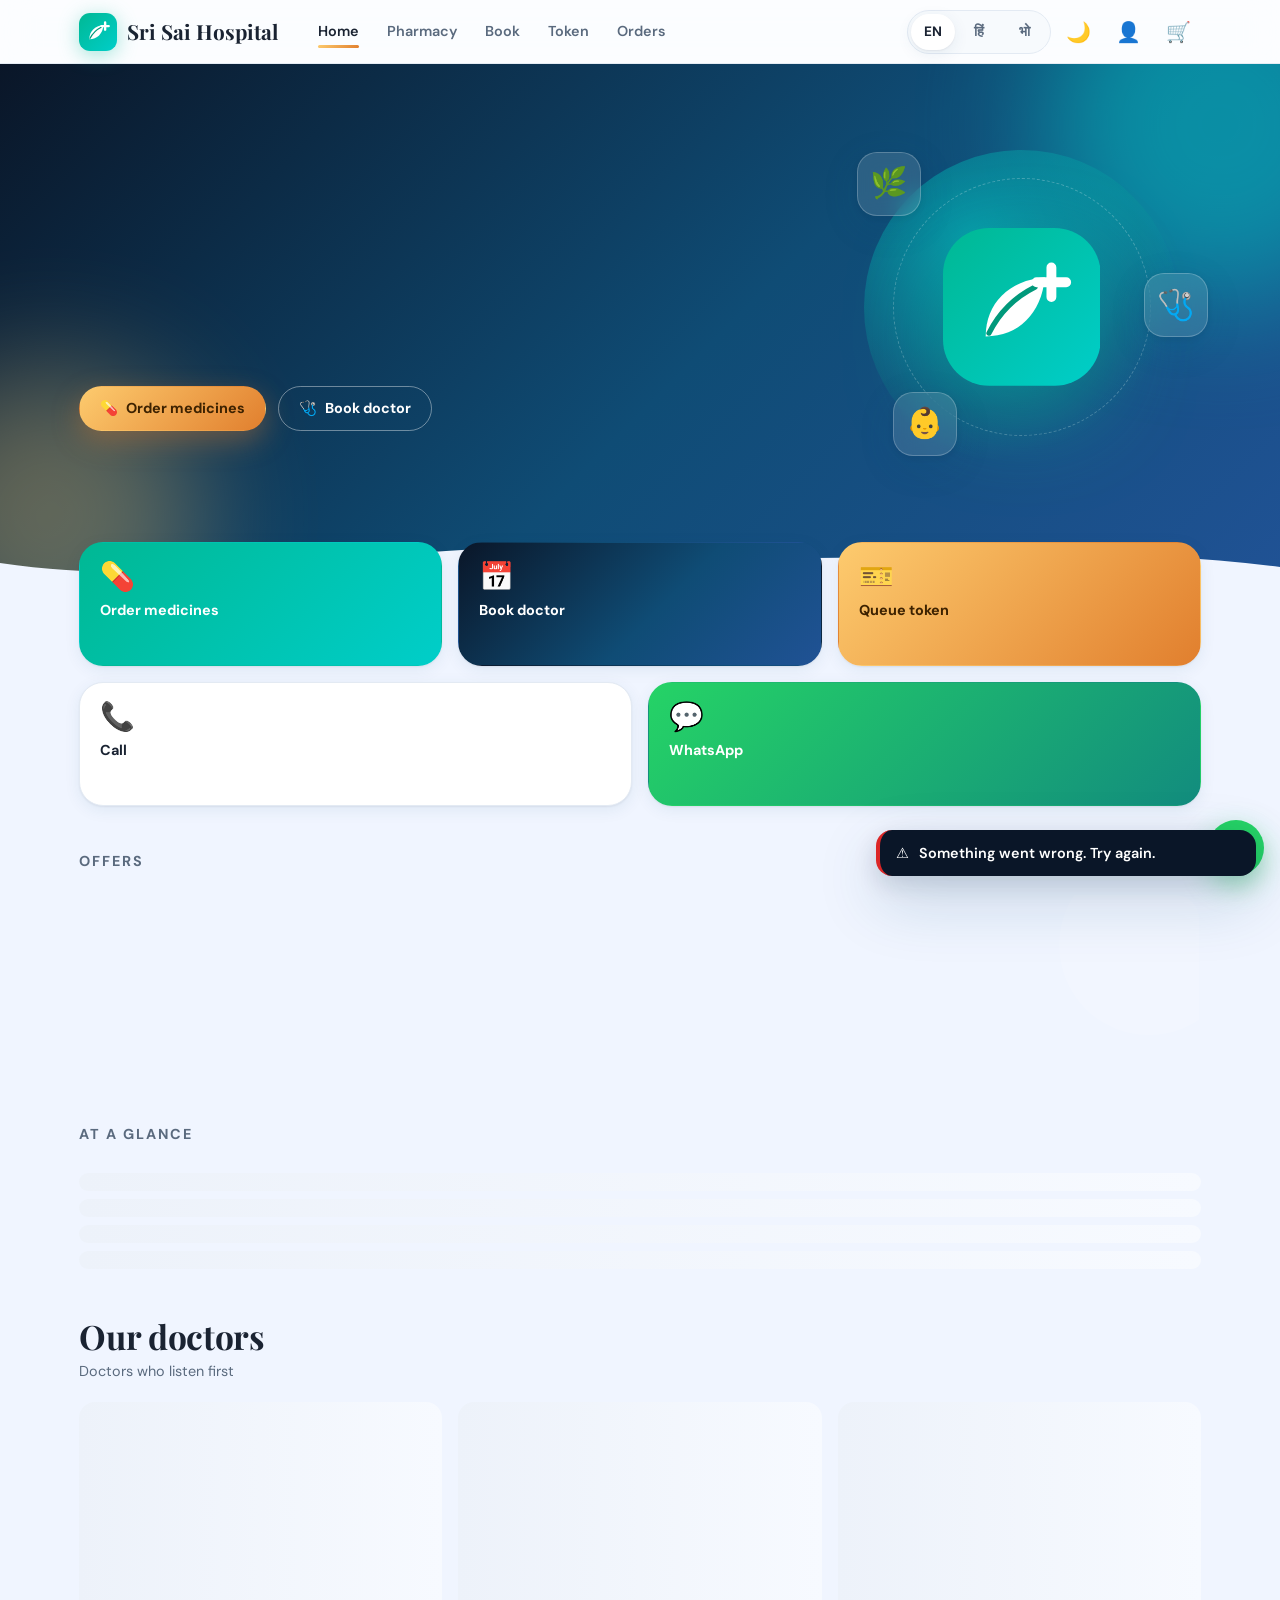
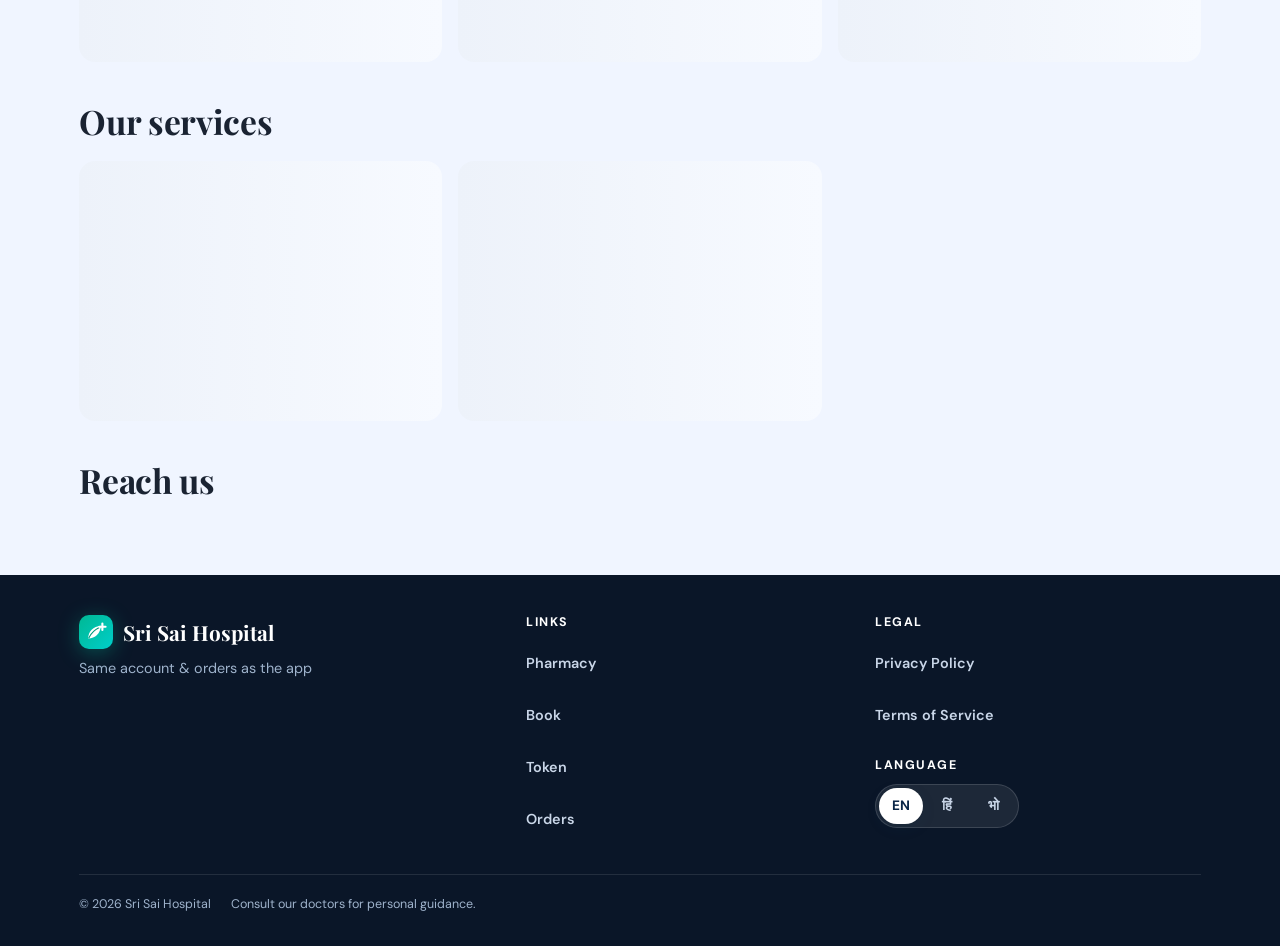
<file: index.html>
<!DOCTYPE html>
<html lang="en">
<head>
<meta charset="UTF-8">
<meta name="viewport" content="width=device-width, initial-scale=1, viewport-fit=cover">
<title>Sri Sai Hospital — Ayurvedic Care & Pharmacy</title>
<meta name="description" content="Sri Sai Hospital — order Ayurvedic medicines, book doctors, live OPD queue tokens. English · हिन्दी · भोजपुरी">
<meta name="theme-color" content="#0a2647">
<meta property="og:type" content="website">
<meta property="og:title" content="Sri Sai Hospital — Ayurvedic Care & Pharmacy">
<meta property="og:description" content="Order medicines, book doctors, live OPD queue">
<meta property="og:site_name" content="Sri Sai Hospital">
<link rel="icon" type="image/svg+xml" href="data:image/svg+xml,%3Csvg xmlns='http://www.w3.org/2000/svg' viewBox='0 0 48 48'%3E%3Cdefs%3E%3ClinearGradient id='g' x1='0' y1='0' x2='1' y2='1'%3E%3Cstop offset='0' stop-color='%2300b894'/%3E%3Cstop offset='1' stop-color='%2300cec9'/%3E%3C/linearGradient%3E%3C/defs%3E%3Crect width='48' height='48' rx='14' fill='url(%23g)'/%3E%3Cpath d='M13 33c0-10 7-17 18-18-1 11-8 18-18 18z' fill='%23fff'/%3E%3Cpath d='M14 32c3-6 8-11 14-14' stroke='%2300997b' stroke-width='1.6' fill='none' stroke-linecap='round'/%3E%3Cpath d='M33 12v9M28.5 16.5h9' stroke='%23fff' stroke-width='3' stroke-linecap='round'/%3E%3C/svg%3E">
<link rel="manifest" href="manifest.webmanifest">
<link rel="preconnect" href="https://blpptbmezfzkdctzxafs.supabase.co">
<link rel="preconnect" href="https://esm.sh" crossorigin>
<link rel="preconnect" href="https://fonts.googleapis.com">
<link rel="preconnect" href="https://fonts.gstatic.com" crossorigin>
<link rel="modulepreload" href="app.js">
<link rel="modulepreload" href="i18n.js">
<link rel="modulepreload" href="ui.js">
<link rel="modulepreload" href="content-i18n.js">
<style id="critical">
:root {
  --bg:#f0f5ff; --surface:#ffffff; --surface-2:#f7fafd; --text:#1a2332; --muted:#5a6a7e;
  --border:#e3eaf3; --on-gold:#3d2200;
  --glass:rgba(255,255,255,.78); --glass-border:rgba(227,234,243,.9);
  --grad-hero:linear-gradient(135deg,#0a1628 0%,#0f4c75 55%,#205295 100%);
  --grad-teal:linear-gradient(135deg,#00b894,#00cec9);
  --grad-gold:linear-gradient(135deg,#fdcb6e,#e17f2e);
  --sk-a:#edf2fa; --sk-b:#f7faff;

  /* A2 type */
  --font-ui:"DM Sans","Noto Sans Devanagari",system-ui,-apple-system,"Segoe UI","Nirmala UI",sans-serif;
  --font-display:"Playfair Display",Georgia,serif;
  --fs-xs:clamp(.72rem,.68rem + .2vw,.78rem);  --fs-sm:clamp(.82rem,.78rem + .25vw,.9rem);
  --fs-md:clamp(.95rem,.9rem + .3vw,1.05rem);  --fs-lg:clamp(1.1rem,1rem + .6vw,1.3rem);
  --fs-hero:clamp(2.1rem,1.5rem + 4.2vw,3.8rem);
  --lh-tight:1.15; --lh-body:1.55;

  /* A3 spacing, radii, shadows, motion, z */
  --sp-1:4px; --sp-2:8px; --sp-3:12px; --sp-4:16px; --sp-5:20px; --sp-6:24px; --sp-8:32px; --sp-10:40px; --sp-12:48px; --sp-16:64px;
  --r-md:16px; --r-lg:24px; --r-pill:999px;
  --sh-1:0 1px 2px rgba(10,22,40,.06),0 4px 16px rgba(15,76,117,.08);
  --sh-gold:0 10px 28px rgba(225,127,46,.38);
  --ease:cubic-bezier(.4,0,.2,1);
  --t-fast:.16s; --t-med:.3s; --t-slow:.6s;
  --tap:44px;
  --safe-b:env(safe-area-inset-bottom,0px);
  --header-h:64px; --bottombar-h:calc(62px + var(--safe-b));
  --z-header:40; --z-bottombar:45;
  color-scheme: light;
}
[data-theme="dark"] {
  --bg:#0a1628; --surface:#10213a; --surface-2:#142846; --text:#eef3fb;
  --muted:#a9b7c9; --faint:#7d8da3; --border:#223a5c; --glass:rgba(10,22,40,.72);
  --glass-border:rgba(34,58,92,.9); --teal-50:#0f3b35; --gold-50:#3a2a0e; --info-50:#0f2a3d; --danger-50:#3b1515;
  --sk-a:#142846; --sk-b:#1b3356;
  color-scheme: dark;
}
*, *::before, *::after { box-sizing: border-box; }
body {
  margin: 0; background: var(--bg); color: var(--text);
  font-family: var(--font-ui); font-size: var(--fs-md); line-height: var(--lh-body);
  -webkit-font-smoothing: antialiased; min-height: 100dvh;
  overflow-x: hidden;
}
button { font: inherit; color: inherit; cursor: pointer; background: none; border: 0; padding: 0; }
h1, h2, h3, h4 { margin: 0; line-height: var(--lh-tight); }
h1, h2, h3.display { font-family: var(--font-display); letter-spacing: -.01em; }
p { margin: 0; }
[hidden] { display: none !important; }
.wrap { max-width: min(1640px, 92vw); margin: 0 auto; padding: 0 clamp(16px, 4vw, 28px); }
.screen { display: none; padding-bottom: var(--sp-10); }
.screen.on { display: block; }
html.deep .screen.on { display: none; }
.sec { padding: var(--sp-10) 0 0; }
.hdr {
  position: sticky; top: 0; z-index: var(--z-header); height: var(--header-h);
  background: var(--glass); border-bottom: 1px solid var(--glass-border);
  -webkit-backdrop-filter: blur(18px) saturate(1.4); backdrop-filter: blur(18px) saturate(1.4);
  transition: box-shadow var(--t-med) var(--ease);
}
.hdr-in { display: flex; align-items: center; gap: var(--sp-3); height: 100%; }
.brand { display: flex; align-items: center; gap: 10px; color: var(--text); font-weight: 700; font-size: var(--fs-lg); font-family: var(--font-display); min-width: 0; }
.brand-mark { width: 38px; height: 38px; flex: none; filter: drop-shadow(0 4px 10px rgba(0,184,148,.35)); }
#brandName { white-space: nowrap; overflow: hidden; text-overflow: ellipsis; }
.hdr-nav { display: none; margin-left: var(--sp-4); gap: 4px; }
.hdr-actions { margin-left: auto; display: flex; align-items: center; gap: 6px; }
#menuBtn { display: inline-flex; }
.seg { position: relative; display: inline-flex; padding: 3px; gap: 2px; background: var(--surface-2); border: 1px solid var(--border); border-radius: var(--r-pill); isolation: isolate; }
.seg-btn { position: relative; z-index: 1; min-width: 44px; min-height: 36px; padding: 0 12px; border-radius: var(--r-pill); font-size: var(--fs-sm); font-weight: 700; color: var(--muted); transition: color var(--t-med); white-space: nowrap; }
.seg-btn[aria-checked="true"] { color: var(--text); }
.bento { display: grid; grid-template-columns: repeat(6, 1fr); gap: var(--sp-4); }
.span-2 { grid-column: span 2; } .span-3 { grid-column: span 3; } .span-4 { grid-column: span 4; } .span-6 { grid-column: span 6; }
.card { background: var(--surface); border: 1px solid var(--border); border-radius: var(--r-lg); box-shadow: var(--sh-1); transition: transform var(--t-med) var(--ease), box-shadow var(--t-med) var(--ease); }
.tile { padding: var(--sp-5); display: flex; flex-direction: column; gap: var(--sp-2); color: var(--text); min-height: 112px; }
.btn { display: inline-flex; align-items: center; justify-content: center; gap: 8px; min-height: var(--tap); min-inline-size: 8ch; padding: 10px 20px; border-radius: var(--r-pill); font-weight: 700; font-size: var(--fs-sm); border: 1px solid transparent; transition: transform var(--t-fast) var(--ease), box-shadow var(--t-med), background var(--t-fast), opacity var(--t-fast); position: relative; }
.btn-gold { background: var(--grad-gold); color: var(--on-gold); box-shadow: var(--sh-gold); }
.btn-ghost.on-dark { color: #fff; border-color: rgba(255,255,255,.4); }
.hero { position: relative; overflow: hidden; background: var(--grad-hero); color: #fff; padding: var(--sp-12) 0 calc(var(--sp-16) + 20px); isolation: isolate; }
.hero-in { position: relative; max-width: 760px; }
.hero h1 { font-size: var(--fs-hero); margin: var(--sp-3) 0; font-weight: 800; min-height: 2.3em; }
.badges { display: flex; flex-wrap: wrap; gap: 8px; margin: var(--sp-5) 0; }
.badges span { background: rgba(255,255,255,.14); border: 1px solid rgba(255,255,255,.22); padding: 6px 12px; border-radius: var(--r-pill); font-size: var(--fs-xs); font-weight: 600; -webkit-backdrop-filter: blur(6px); backdrop-filter: blur(6px); }
.hero-ctas { display: flex; flex-wrap: wrap; gap: var(--sp-3); margin-top: var(--sp-4); }
.hero-art { display: none; }
.hero-wave { position: absolute; left: 0; right: 0; bottom: -1px; width: 100%; height: 56px; }
.hero-wave path { fill: var(--bg); }
.quick { margin-top: -44px; position: relative; z-index: 2; }
.sk { border-radius: var(--r-md); background: linear-gradient(90deg, var(--sk-a) 0%, var(--sk-b) 50%, var(--sk-a) 100%); background-size: 200% 100%; animation: shimmer 1.3s infinite; }
.sk-card { height: 260px; }
@keyframes shimmer { from { background-position: 200% 0; } to { background-position: -200% 0; } }
.bottombar { position: fixed; left: 0; right: 0; bottom: 0; z-index: var(--z-bottombar); height: var(--bottombar-h); padding-bottom: var(--safe-b); background: var(--glass); border-top: 1px solid var(--glass-border); -webkit-backdrop-filter: blur(18px) saturate(1.4); backdrop-filter: blur(18px) saturate(1.4); display: grid; grid-template-columns: repeat(5, 1fr); }
.bb-item { position: relative; display: flex; flex-direction: column; align-items: center; justify-content: center; gap: 2px; color: var(--muted); font-size: 11px; font-weight: 600; min-height: 62px; padding: 0 4px; min-width: 0; transition: color var(--t-fast); }
.bb-ico { font-size: 22px; line-height: 1; }
.bb-lbl { white-space: nowrap; overflow: hidden; text-overflow: ellipsis; max-width: 100%; }
body { padding-bottom: var(--bottombar-h); }
@media (max-width: 719.98px) {
  .bento { grid-template-columns: repeat(2, 1fr); }
  .span-2, .span-3 { grid-column: span 1; }
  .span-4, .span-6 { grid-column: span 2; }
  .quick .tile.wide { grid-column: span 2; }
  #themeBtn { display: none; }
  #accountBtn { display: none; }
  .hero { padding-top: var(--sp-8); }
}
@media (min-width: 720px) {
  body { padding-bottom: 0; }
  .bottombar { display: none; }
  #menuBtn { display: none; }
}
@media (min-width: 1024px) {
  .hdr-nav { display: flex; }
  .hero { padding: var(--sp-16) 0 calc(var(--sp-16) + 36px); }
  .hero-in { max-width: min(1640px, 92vw); display: grid; grid-template-columns: minmax(0, 1fr) clamp(300px, 28vw, 460px); gap: var(--sp-12); align-items: center; }
}
</style>
<script>try{var t=localStorage.getItem('srisai-theme');document.documentElement.dataset.theme=(t==='light'||t==='dark')?t:(matchMedia('(prefers-color-scheme: dark)').matches?'dark':'light');var l=localStorage.getItem('srisai-lang');if(l==='hi'||l==='bho')document.documentElement.lang=l;if(location.hash&&!/^#home\b/.test(location.hash))document.documentElement.classList.add('deep');}catch(e){}</script>
<link rel="preload" as="style" href="https://fonts.googleapis.com/css2?family=Playfair+Display:wght@700;800&family=DM+Sans:wght@400;600;700&display=swap">
<link rel="stylesheet" href="https://fonts.googleapis.com/css2?family=Playfair+Display:wght@700;800&family=DM+Sans:wght@400;600;700&display=swap" media="print" onload="this.media='all'">
<link rel="preload" as="style" href="styles.css">
<link rel="stylesheet" href="styles.css" media="print" onload="this.media='all'">
<noscript><link rel="stylesheet" href="styles.css"><link rel="stylesheet" href="https://fonts.googleapis.com/css2?family=Playfair+Display:wght@700;800&family=DM+Sans:wght@400;600;700&display=swap"></noscript>
</head>
<body>

<a class="skip" href="#main" id="skipLink" data-i18n="a11y.skipToContent">Skip to content</a>

<!-- Announcement ticker (settings.announcement) -->
<div class="ticker" id="ticker" hidden role="region" data-i18n-aria="a11y.announcement">
  <div class="ticker-inner" id="tickerText"></div>
</div>

<!-- Glass header -->
<header class="hdr" id="hdr">
  <div class="wrap hdr-in">
    <a class="brand" href="#home">
      <svg class="brand-mark" viewBox="0 0 48 48" aria-hidden="true" focusable="false">
        <defs><linearGradient id="bm1" x1="0" y1="0" x2="1" y2="1"><stop offset="0" stop-color="#00b894"/><stop offset="1" stop-color="#00cec9"/></linearGradient></defs>
        <rect width="48" height="48" rx="14" fill="url(#bm1)"/>
        <path d="M13 33c0-10 7-17 18-18-1 11-8 18-18 18z" fill="#fff"/>
        <path d="M14 32c3-6 8-11 14-14" stroke="#00997b" stroke-width="1.6" fill="none" stroke-linecap="round"/>
        <path d="M33 12v9M28.5 16.5h9" stroke="#fff" stroke-width="3" stroke-linecap="round"/>
      </svg>
      <span id="brandName">Sri Sai Hospital</span>
    </a>
    <nav class="hdr-nav" data-i18n-aria="a11y.mainNav">
      <a href="#home" data-i18n="nav.home">Home</a>
      <a href="#pharmacy" data-i18n="nav.pharmacy">Pharmacy</a>
      <a href="#book" data-i18n="nav.book">Book</a>
      <a href="#token" data-i18n="nav.token">Token</a>
      <a href="#orders" data-i18n="nav.orders">Orders</a>
    </nav>
    <div class="hdr-actions">
      <div class="seg seg-lang" role="radiogroup" data-i18n-aria="a11y.langSwitch">
        <span class="seg-thumb" aria-hidden="true"></span>
        <button type="button" class="seg-btn" role="radio" aria-checked="false" data-lang="en" data-i18n="lang.en">EN</button>
        <button type="button" class="seg-btn" role="radio" aria-checked="false" data-lang="hi" data-i18n="lang.hi">हिं</button>
        <button type="button" class="seg-btn" role="radio" aria-checked="false" data-lang="bho" data-i18n="lang.bho">भो</button>
      </div>
      <button type="button" class="icon-btn" id="themeBtn" data-theme-toggle data-i18n-aria="a11y.themeSwitch"><span class="ico" aria-hidden="true">🌙</span></button>
      <button type="button" class="icon-btn" id="accountBtn" data-i18n-aria="a11y.account"><span class="ico" aria-hidden="true">👤</span><span class="dot" id="accountDot" hidden></span></button>
      <button type="button" class="icon-btn" id="cartBtn" data-i18n-aria="a11y.openCart"><span class="ico" aria-hidden="true">🛒</span><span class="badge" id="cartCount" hidden>0</span></button>
      <button type="button" class="icon-btn" id="menuBtn" data-i18n-aria="a11y.openMenu"><span class="ico" aria-hidden="true">☰</span></button>
    </div>
  </div>
</header>

<main id="main" tabindex="-1">

  <!-- ================= HOME ================= -->
  <section class="screen on" data-screen="home">
    <section class="hero">
      <div class="blob blob-a"></div>
      <div class="blob blob-b"></div>
      <div class="wrap hero-in">
        <div class="hero-copy">
          <p class="eyebrow" id="recognition"></p>
          <h1 id="tagline"></h1>
          <p class="sub" id="subTagline"></p>
          <div class="badges" id="badges"></div>
          <div class="hero-ctas">
            <a class="btn btn-gold" href="#pharmacy"><span class="ico" aria-hidden="true">💊</span><span class="lbl" data-i18n="home.orderMedicines">Order medicines</span></a>
            <a class="btn btn-ghost on-dark" href="#book"><span class="ico" aria-hidden="true">🩺</span><span class="lbl" data-i18n="home.bookDoctor">Book doctor</span></a>
          </div>
          <p class="note" id="patientsNote"></p>
        </div>
        <div class="hero-art" aria-hidden="true">
          <span class="orb"></span><span class="ring"></span>
          <svg class="mark" viewBox="0 0 48 48" focusable="false">
            <defs><linearGradient id="bm3" x1="0" y1="0" x2="1" y2="1"><stop offset="0" stop-color="#00b894"/><stop offset="1" stop-color="#00cec9"/></linearGradient></defs>
            <rect width="48" height="48" rx="14" fill="url(#bm3)"/>
            <path d="M13 33c0-10 7-17 18-18-1 11-8 18-18 18z" fill="#fff"/>
            <path d="M14 32c3-6 8-11 14-14" stroke="#00997b" stroke-width="1.6" fill="none" stroke-linecap="round"/>
            <path d="M33 12v9M28.5 16.5h9" stroke="#fff" stroke-width="3" stroke-linecap="round"/>
          </svg>
          <span class="chip">🌿</span><span class="chip">🩺</span><span class="chip">👶</span>
        </div>
      </div>
      <svg class="hero-wave" viewBox="0 0 1440 70" preserveAspectRatio="none" aria-hidden="true" focusable="false">
        <path d="M0,40 C240,80 480,0 720,25 C960,50 1200,10 1440,45 L1440,70 L0,70 Z"/>
      </svg>
    </section>

    <div class="wrap">
      <!-- Quick actions -->
      <section class="bento quick" id="quick" data-i18n-aria="home.quickActions">
        <a class="card lift tile accent span-2" href="#pharmacy"><span class="ico" aria-hidden="true">💊</span><b data-i18n="home.orderMedicines">Order medicines</b></a>
        <a class="card lift tile navy span-2" href="#book"><span class="ico" aria-hidden="true">📅</span><b data-i18n="home.bookDoctor">Book doctor</b></a>
        <a class="card lift tile gold span-2" href="#token"><span class="ico" aria-hidden="true">🎫</span><b data-i18n="home.queueToken">Queue token</b></a>
        <a class="card lift tile span-3" id="quickCall" href="#contact"><span class="ico" aria-hidden="true">📞</span><b data-i18n="home.call">Call</b></a>
        <a class="card lift tile wa span-3 wide" id="quickWa" href="#contact" rel="noopener"><span class="ico" aria-hidden="true">💬</span><b data-i18n="home.whatsapp">WhatsApp</b></a>
      </section>

      <!-- Banner carousel -->
      <section class="sec reveal" id="offers">
        <div class="sec-head"><div><p class="eyebrow" data-i18n="home.offers">Offers</p></div></div>
        <div class="carousel" id="carousel" data-i18n-aria="a11y.carousel" role="region">
          <div class="car-track" id="carTrack"><div class="car-slide" style="background:none;box-shadow:none;padding:0"><div class="sk sk-banner" aria-hidden="true"></div></div></div>
          <div class="car-dots" id="carDots"></div>
        </div>
      </section>

      <!-- Stats -->
      <section class="sec reveal" id="statsSec">
        <div class="sec-head"><div><p class="eyebrow" data-i18n="home.glance">At a glance</p></div></div>
        <div class="bento stats" id="stats"><div class="span-6"><div class="sk sk-line" aria-hidden="true"></div><div class="sk sk-line" aria-hidden="true"></div><div class="sk sk-line" aria-hidden="true"></div><div class="sk sk-line" aria-hidden="true"></div></div></div>
      </section>

      <!-- Live OPD queue widget -->
      <section class="sec reveal" id="queueWidget" hidden>
        <div class="sec-head">
          <div>
            <h2><span data-i18n="home.liveQueue">Live OPD queue</span> <span class="pill pill-live" data-i18n="common.live">LIVE</span></h2>
            <p data-i18n="home.liveQueueSub">Now serving per doctor — updated live</p>
          </div>
        </div>
        <div class="qgrid" id="queueGrid"></div>
      </section>

      <!-- Doctors -->
      <section class="sec reveal" id="doctors">
        <div class="sec-head">
          <div>
            <h2 data-i18n="home.doctors">Our doctors</h2>
            <p data-i18n="home.doctorsSub">Doctors who listen first</p>
          </div>
        </div>
        <div class="dgrid" id="docGrid"><div class="sk sk-card" aria-hidden="true"></div><div class="sk sk-card" aria-hidden="true"></div><div class="sk sk-card" aria-hidden="true"></div></div>
      </section>

      <!-- Services -->
      <section class="sec reveal" id="services">
        <div class="sec-head"><div><h2 data-i18n="home.services">Our services</h2></div></div>
        <div class="sgrid" id="svcGrid"><div class="sk sk-card" aria-hidden="true"></div><div class="sk sk-card" aria-hidden="true"></div></div>
      </section>

      <!-- Contact -->
      <section class="sec reveal" id="contact">
        <div class="sec-head"><div><h2 data-i18n="home.contact">Reach us</h2></div></div>
        <div class="bento contact" id="contactGrid"></div>
      </section>
    </div>
  </section>

  <!-- ================= PHARMACY ================= -->
  <section class="screen" data-screen="pharmacy">
    <div class="wrap">
      <div class="screen-head">
        <h1 data-i18n="shop.title">Pharmacy</h1>
        <p data-i18n="shop.sub">Authentic remedies, delivered</p>
      </div>
      <div class="search">
        <span class="ico" aria-hidden="true">🔍</span>
        <input id="search" type="search" autocomplete="off" data-i18n-placeholder="shop.searchPlaceholder" data-i18n-aria="shop.searchAria">
        <button type="button" class="icon-btn clear" id="searchClear" data-i18n-aria="a11y.clearSearch" hidden><span class="ico" aria-hidden="true">✕</span></button>
      </div>
      <div class="chips" id="cats" style="margin-top:12px"></div>
      <p class="muted" id="deliveryNote" style="font-size:var(--fs-sm);min-height:1.5em"></p>
      <p class="muted results" id="results" aria-live="polite"></p>
      <div class="pgrid" id="grid"></div>
      <div class="cartbar" id="cartbar" hidden></div>
    </div>
  </section>

  <!-- ================= BOOK ================= -->
  <section class="screen" data-screen="book">
    <div class="wrap">
      <div class="screen-head">
        <h1 data-i18n="book.title">Book appointment</h1>
        <p data-i18n="book.sub">Confirmed on WhatsApp within minutes</p>
      </div>
      <div id="bookForm"></div>
      <div id="bookHow"></div>
      <section class="sec" id="myApptsSec">
        <div class="sec-head"><div><h2 data-i18n="book.my">My appointments</h2></div></div>
        <div id="myAppts"></div>
      </section>
    </div>
  </section>

  <!-- ================= TOKEN ================= -->
  <section class="screen" data-screen="token">
    <div class="wrap">
      <div class="screen-head">
        <h1 data-i18n="token.title">Queue token</h1>
        <p data-i18n="token.sub">Skip the reception line</p>
      </div>
      <div id="tokenLive"></div>
      <div id="tokenForm"></div>
    </div>
  </section>

  <!-- ================= ORDERS ================= -->
  <section class="screen" data-screen="orders">
    <div class="wrap">
      <div class="screen-head" style="display:flex;align-items:flex-end;justify-content:space-between;gap:12px;flex-wrap:wrap">
        <div>
          <h1 data-i18n="orders.title">My orders</h1>
          <p id="ordersSync" class="muted sync" aria-live="polite" style="min-height:1.5em"></p>
        </div>
        <div class="seg" id="ordersFilter" role="radiogroup">
          <span class="seg-thumb" aria-hidden="true"></span>
          <button type="button" class="seg-btn" role="radio" aria-checked="true" data-filter="all" data-i18n="orders.filterAll">All</button>
          <button type="button" class="seg-btn" role="radio" aria-checked="false" data-filter="active" data-i18n="orders.filterActive">Active</button>
          <button type="button" class="seg-btn" role="radio" aria-checked="false" data-filter="past" data-i18n="orders.filterPast">Past</button>
        </div>
      </div>
      <div id="ordersList"></div>
    </div>
  </section>
</main>

<!-- Footer -->
<footer class="foot">
  <div class="wrap">
    <div class="foot-grid">
      <div>
        <div class="foot-brand">
          <svg class="brand-mark" viewBox="0 0 48 48" aria-hidden="true" focusable="false" style="width:34px;height:34px">
            <defs><linearGradient id="bm2" x1="0" y1="0" x2="1" y2="1"><stop offset="0" stop-color="#00b894"/><stop offset="1" stop-color="#00cec9"/></linearGradient></defs>
            <rect width="48" height="48" rx="14" fill="url(#bm2)"/>
            <path d="M13 33c0-10 7-17 18-18-1 11-8 18-18 18z" fill="#fff"/>
            <path d="M14 32c3-6 8-11 14-14" stroke="#00997b" stroke-width="1.6" fill="none" stroke-linecap="round"/>
            <path d="M33 12v9M28.5 16.5h9" stroke="#fff" stroke-width="3" stroke-linecap="round"/>
          </svg>
          <span id="footName">Sri Sai Hospital</span>
        </div>
        <p class="foot-tag" id="footTagline"></p>
        <p class="foot-tag" data-i18n="footer.sameAsApp">Same account & orders as the app</p>
      </div>
      <div>
        <h4 data-i18n="footer.links">Links</h4>
        <div class="foot-links">
          <a href="#pharmacy" data-i18n="nav.pharmacy">Pharmacy</a>
          <a href="#book" data-i18n="nav.book">Book</a>
          <a href="#token" data-i18n="nav.token">Token</a>
          <a href="#orders" data-i18n="nav.orders">Orders</a>
        </div>
      </div>
      <div>
        <h4 data-i18n="menu.legal">Legal</h4>
        <div class="foot-links">
          <a href="privacy.html" data-i18n="footer.privacy">Privacy Policy</a>
          <a href="terms.html" data-i18n="footer.terms">Terms of Service</a>
        </div>
        <h4 style="margin-top:20px" data-i18n="lang.label">Language</h4>
        <div class="seg seg-lang" role="radiogroup" data-i18n-aria="a11y.langSwitch">
          <span class="seg-thumb" aria-hidden="true"></span>
          <button type="button" class="seg-btn" role="radio" aria-checked="false" data-lang="en" data-i18n="lang.en">EN</button>
          <button type="button" class="seg-btn" role="radio" aria-checked="false" data-lang="hi" data-i18n="lang.hi">हिं</button>
          <button type="button" class="seg-btn" role="radio" aria-checked="false" data-lang="bho" data-i18n="lang.bho">भो</button>
        </div>
      </div>
    </div>
    <div class="foot-bottom">
      <span id="footRights"></span>
      <span data-i18n="footer.note">Consult our doctors for personal guidance.</span>
    </div>
  </div>
</footer>

<!-- WhatsApp FAB -->
<a class="fab" id="waFab" href="#contact" rel="noopener" data-i18n-aria="a11y.whatsappFab"><span class="ico" aria-hidden="true">💬</span></a>

<!-- Mobile bottom bar -->
<nav class="bottombar" data-i18n-aria="a11y.bottomNav">
  <a class="bb-item" href="#home"><span class="bb-ico" aria-hidden="true">🏠</span><span class="bb-lbl" data-i18n="nav.home">Home</span></a>
  <a class="bb-item" href="#pharmacy"><span class="bb-ico" aria-hidden="true">💊</span><span class="bb-lbl" data-i18n="nav.pharmacy">Pharmacy</span></a>
  <a class="bb-item" href="#book"><span class="bb-ico" aria-hidden="true">📅</span><span class="bb-lbl" data-i18n="nav.book">Book</span></a>
  <a class="bb-item" href="#token"><span class="bb-ico" aria-hidden="true">🎫</span><span class="bb-lbl" data-i18n="nav.token">Token</span></a>
  <button type="button" class="bb-item" id="cartBtnBar"><span class="bb-ico" aria-hidden="true">🛒</span><span class="bb-lbl" data-i18n="nav.cart">Cart</span><span class="badge" id="cartCountBar" hidden>0</span></button>
</nav>

<!-- Overlay + sheets -->
<div class="overlay" id="overlay" hidden></div>

<div class="sheet" id="sheetCart" role="dialog" aria-modal="true" aria-labelledby="sheetCartTitle" hidden tabindex="-1">
  <div class="sheet-handle" aria-hidden="true"></div>
  <div class="sheet-head">
    <h2 class="sheet-title" id="sheetCartTitle" data-i18n="cart.title">My cart</h2>
    <button type="button" class="icon-btn sheet-close" data-i18n-aria="a11y.close"><span class="ico" aria-hidden="true">✕</span></button>
  </div>
  <div class="sheet-body" id="cartBody"></div>
  <div class="sheet-foot" id="cartFoot" hidden></div>
</div>

<div class="sheet" id="sheetProduct" role="dialog" aria-modal="true" aria-labelledby="sheetProductTitle" hidden tabindex="-1">
  <div class="sheet-handle" aria-hidden="true"></div>
  <div class="sheet-head">
    <h2 class="sheet-title" id="sheetProductTitle" data-i18n="shop.details">Details</h2>
    <button type="button" class="icon-btn sheet-close" data-i18n-aria="a11y.close"><span class="ico" aria-hidden="true">✕</span></button>
  </div>
  <div class="sheet-body" id="productBody"></div>
  <div class="sheet-foot" id="productFoot" hidden></div>
</div>

<div class="sheet" id="sheetAccount" role="dialog" aria-modal="true" aria-labelledby="sheetAccountTitle" hidden tabindex="-1">
  <div class="sheet-handle" aria-hidden="true"></div>
  <div class="sheet-head">
    <h2 class="sheet-title" id="sheetAccountTitle" data-i18n="auth.title">Sign in</h2>
    <button type="button" class="icon-btn sheet-close" data-i18n-aria="a11y.close"><span class="ico" aria-hidden="true">✕</span></button>
  </div>
  <div class="sheet-body" id="accountBody"></div>
</div>

<div class="sheet" id="sheetMenu" role="dialog" aria-modal="true" aria-labelledby="sheetMenuTitle" hidden tabindex="-1">
  <div class="sheet-handle" aria-hidden="true"></div>
  <div class="sheet-head">
    <h2 class="sheet-title" id="sheetMenuTitle" data-i18n="menu.title">Menu</h2>
    <button type="button" class="icon-btn sheet-close" data-i18n-aria="a11y.close"><span class="ico" aria-hidden="true">✕</span></button>
  </div>
  <div class="sheet-body">
    <div class="menu-list">
      <a class="menu-item" href="#orders" data-close-sheet><span class="ico" aria-hidden="true">📦</span><span data-i18n="nav.orders">Orders</span><span class="chev" aria-hidden="true">›</span></a>
      <button type="button" class="menu-item" id="menuAccount"><span class="ico" aria-hidden="true">👤</span><span data-i18n="nav.account">Account</span><span class="chev" aria-hidden="true">›</span></button>
    </div>
    <p class="menu-sec" data-i18n="lang.label">Language</p>
    <div style="padding:0 12px">
      <div class="seg seg-lang seg-block" role="radiogroup" data-i18n-aria="a11y.langSwitch">
        <span class="seg-thumb" aria-hidden="true"></span>
        <button type="button" class="seg-btn" role="radio" aria-checked="false" data-lang="en" data-i18n="lang.en">EN</button>
        <button type="button" class="seg-btn" role="radio" aria-checked="false" data-lang="hi" data-i18n="lang.hi">हिं</button>
        <button type="button" class="seg-btn" role="radio" aria-checked="false" data-lang="bho" data-i18n="lang.bho">भो</button>
      </div>
    </div>
    <div class="menu-row">
      <b data-i18n="theme.toggle">Dark mode</b>
      <button type="button" class="icon-btn" id="themeBtnMenu" data-theme-toggle data-i18n-aria="a11y.themeSwitch"><span class="ico" aria-hidden="true">🌙</span></button>
    </div>
    <div class="divider"></div>
    <div class="menu-list">
      <a class="menu-item" id="menuCall" href="#contact"><span class="ico" aria-hidden="true">📞</span><span data-i18n="common.call">Call</span></a>
      <a class="menu-item" id="menuWa" href="#contact" rel="noopener"><span class="ico" aria-hidden="true">💬</span><span data-i18n="common.whatsapp">WhatsApp</span></a>
    </div>
    <p class="menu-sec" data-i18n="menu.legal">Legal</p>
    <div class="menu-list">
      <a class="menu-item" href="privacy.html"><span class="ico" aria-hidden="true">🔒</span><span data-i18n="footer.privacy">Privacy Policy</span></a>
      <a class="menu-item" href="terms.html"><span class="ico" aria-hidden="true">📄</span><span data-i18n="footer.terms">Terms of Service</span></a>
    </div>
  </div>
</div>

<div class="sheet sheet-sm" id="sheetConfirm" role="alertdialog" aria-modal="true" aria-labelledby="confirmTitle" aria-describedby="confirmBody" hidden tabindex="-1">
  <div class="sheet-handle" aria-hidden="true"></div>
  <div class="sheet-body">
    <h2 class="confirm-title" id="confirmTitle"></h2>
    <p class="confirm-body" id="confirmBody"></p>
    <div class="confirm-actions">
      <!-- labels are set per call by ui.confirm() (no data-i18n: applyTranslations must not overwrite them) -->
      <button type="button" class="btn btn-ghost confirm-cancel">Cancel</button>
      <button type="button" class="btn btn-teal confirm-ok" data-autofocus>Confirm</button>
    </div>
  </div>
</div>

<div class="sheet" id="sheetToken" role="dialog" aria-modal="true" aria-labelledby="sheetTokenTitle" hidden tabindex="-1">
  <div class="sheet-handle" aria-hidden="true"></div>
  <div class="sheet-head">
    <h2 class="sheet-title" id="sheetTokenTitle" data-i18n="token.yourToken">Your token</h2>
    <button type="button" class="icon-btn sheet-close" data-i18n-aria="a11y.close"><span class="ico" aria-hidden="true">✕</span></button>
  </div>
  <div class="sheet-body" id="tokenSheetBody"></div>
</div>

<div id="toasts" aria-live="polite" aria-atomic="false"></div>
<div id="printArea" aria-hidden="true"></div>

<script type="module" src="app.js"></script>
</body>
</html>
</file>
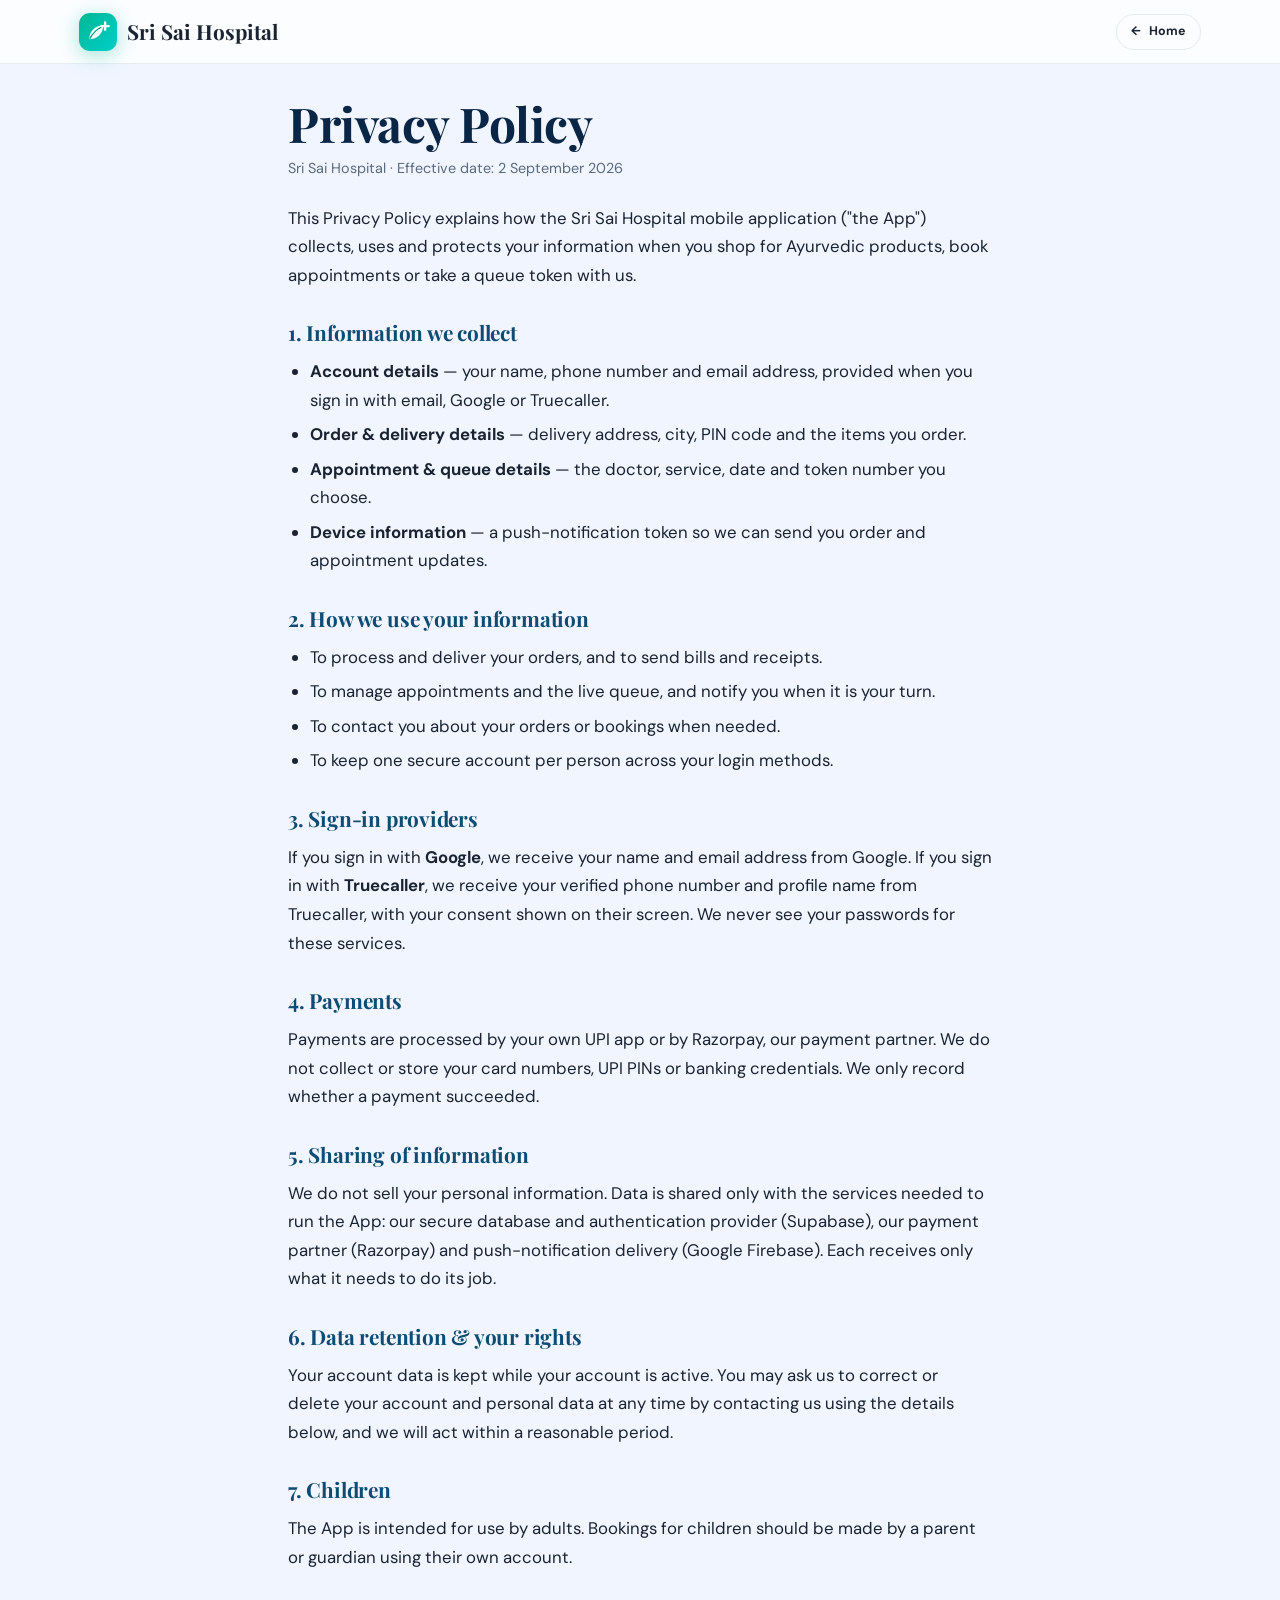
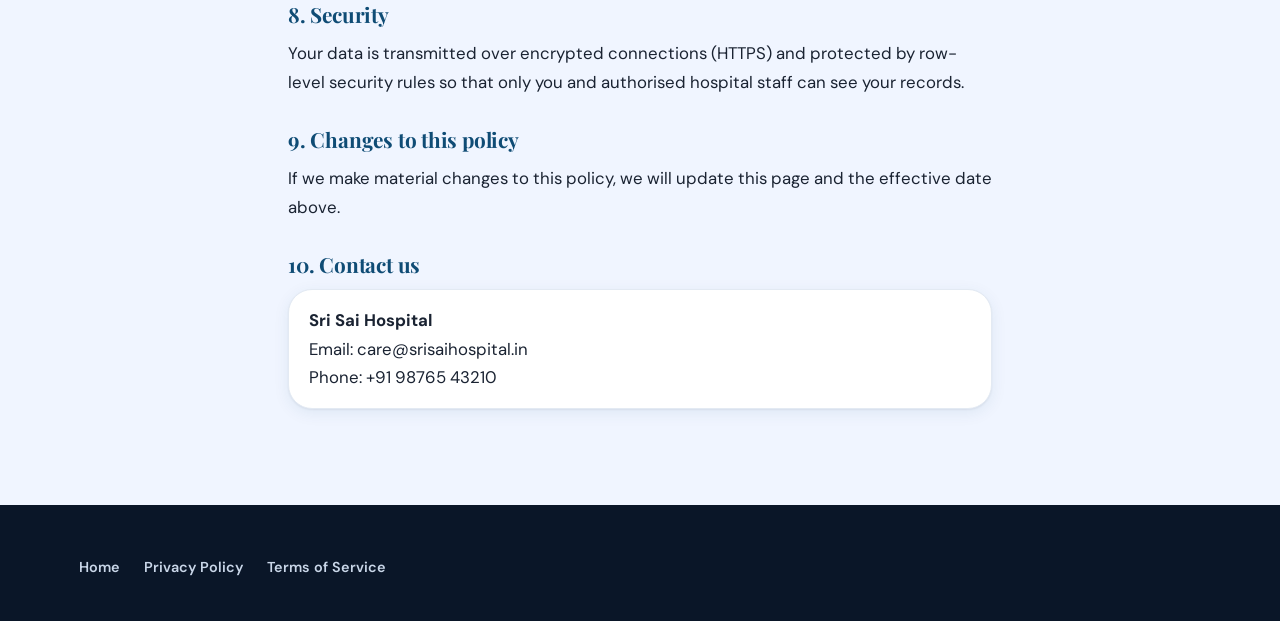
<file: privacy.html>
<!DOCTYPE html>
<html lang="en">
<head>
<meta charset="UTF-8">
<meta name="viewport" content="width=device-width, initial-scale=1.0">
<title>Privacy Policy — Sri Sai Hospital</title>
<meta name="theme-color" content="#0a2647">
<link rel="icon" type="image/svg+xml" href="data:image/svg+xml,%3Csvg xmlns='http://www.w3.org/2000/svg' viewBox='0 0 48 48'%3E%3Cdefs%3E%3ClinearGradient id='g' x1='0' y1='0' x2='1' y2='1'%3E%3Cstop offset='0' stop-color='%2300b894'/%3E%3Cstop offset='1' stop-color='%2300cec9'/%3E%3C/linearGradient%3E%3C/defs%3E%3Crect width='48' height='48' rx='14' fill='url(%23g)'/%3E%3Cpath d='M13 33c0-10 7-17 18-18-1 11-8 18-18 18z' fill='%23fff'/%3E%3Cpath d='M14 32c3-6 8-11 14-14' stroke='%2300997b' stroke-width='1.6' fill='none' stroke-linecap='round'/%3E%3Cpath d='M33 12v9M28.5 16.5h9' stroke='%23fff' stroke-width='3' stroke-linecap='round'/%3E%3C/svg%3E">
<link rel="preconnect" href="https://fonts.googleapis.com">
<link rel="preconnect" href="https://fonts.gstatic.com" crossorigin>
<link href="https://fonts.googleapis.com/css2?family=Playfair+Display:wght@600;700;800&family=DM+Sans:wght@400;500;600;700&display=swap" rel="stylesheet">
<link rel="stylesheet" href="styles.css">
<script>try{var t=localStorage.getItem('srisai-theme');document.documentElement.dataset.theme=(t==='light'||t==='dark')?t:(matchMedia('(prefers-color-scheme: dark)').matches?'dark':'light');}catch(e){}</script>
</head>
<body class="legal-page">

<header class="hdr legal-hdr">
  <div class="wrap hdr-in">
    <a class="brand" href="index.html">
      <svg class="brand-mark" viewBox="0 0 48 48" aria-hidden="true" focusable="false">
        <defs><linearGradient id="bm1" x1="0" y1="0" x2="1" y2="1"><stop offset="0" stop-color="#00b894"/><stop offset="1" stop-color="#00cec9"/></linearGradient></defs>
        <rect width="48" height="48" rx="14" fill="url(#bm1)"/>
        <path d="M13 33c0-10 7-17 18-18-1 11-8 18-18 18z" fill="#fff"/>
        <path d="M14 32c3-6 8-11 14-14" stroke="#00997b" stroke-width="1.6" fill="none" stroke-linecap="round"/>
        <path d="M33 12v9M28.5 16.5h9" stroke="#fff" stroke-width="3" stroke-linecap="round"/>
      </svg>
      <span>Sri Sai Hospital</span>
    </a>
    <a class="btn btn-ghost sm back" href="index.html"><span class="ico" aria-hidden="true">←</span><span class="lbl">Home</span></a>
  </div>
</header>

<main class="legal">
  <h1>Privacy Policy</h1>
  <div class="sub">Sri Sai Hospital &middot; Effective date: 2 September 2026</div>

  <p>This Privacy Policy explains how the Sri Sai Hospital mobile application ("the App") collects, uses and protects your information when you shop for Ayurvedic products, book appointments or take a queue token with us.</p>

  <h2>1. Information we collect</h2>
  <ul>
    <li><strong>Account details</strong> — your name, phone number and email address, provided when you sign in with email, Google or Truecaller.</li>
    <li><strong>Order &amp; delivery details</strong> — delivery address, city, PIN code and the items you order.</li>
    <li><strong>Appointment &amp; queue details</strong> — the doctor, service, date and token number you choose.</li>
    <li><strong>Device information</strong> — a push-notification token so we can send you order and appointment updates.</li>
  </ul>

  <h2>2. How we use your information</h2>
  <ul>
    <li>To process and deliver your orders, and to send bills and receipts.</li>
    <li>To manage appointments and the live queue, and notify you when it is your turn.</li>
    <li>To contact you about your orders or bookings when needed.</li>
    <li>To keep one secure account per person across your login methods.</li>
  </ul>

  <h2>3. Sign-in providers</h2>
  <p>If you sign in with <strong>Google</strong>, we receive your name and email address from Google. If you sign in with <strong>Truecaller</strong>, we receive your verified phone number and profile name from Truecaller, with your consent shown on their screen. We never see your passwords for these services.</p>

  <h2>4. Payments</h2>
  <p>Payments are processed by your own UPI app or by Razorpay, our payment partner. We do not collect or store your card numbers, UPI PINs or banking credentials. We only record whether a payment succeeded.</p>

  <h2>5. Sharing of information</h2>
  <p>We do not sell your personal information. Data is shared only with the services needed to run the App: our secure database and authentication provider (Supabase), our payment partner (Razorpay) and push-notification delivery (Google Firebase). Each receives only what it needs to do its job.</p>

  <h2>6. Data retention &amp; your rights</h2>
  <p>Your account data is kept while your account is active. You may ask us to correct or delete your account and personal data at any time by contacting us using the details below, and we will act within a reasonable period.</p>

  <h2>7. Children</h2>
  <p>The App is intended for use by adults. Bookings for children should be made by a parent or guardian using their own account.</p>

  <h2>8. Security</h2>
  <p>Your data is transmitted over encrypted connections (HTTPS) and protected by row-level security rules so that only you and authorised hospital staff can see your records.</p>

  <h2>9. Changes to this policy</h2>
  <p>If we make material changes to this policy, we will update this page and the effective date above.</p>

  <h2>10. Contact us</h2>
  <div class="card box">
    <p><strong>Sri Sai Hospital</strong><br>
    Email: care@srisaihospital.in<br>
    Phone: +91 98765 43210</p>
  </div>
</main>

<footer class="foot">
  <div class="wrap">
    <div class="foot-links" style="flex-direction:row;flex-wrap:wrap;gap:8px 24px">
      <a href="index.html">Home</a>
      <a href="privacy.html">Privacy Policy</a>
      <a href="terms.html">Terms of Service</a>
    </div>
  </div>
</footer>

</body>
</html>
</file>
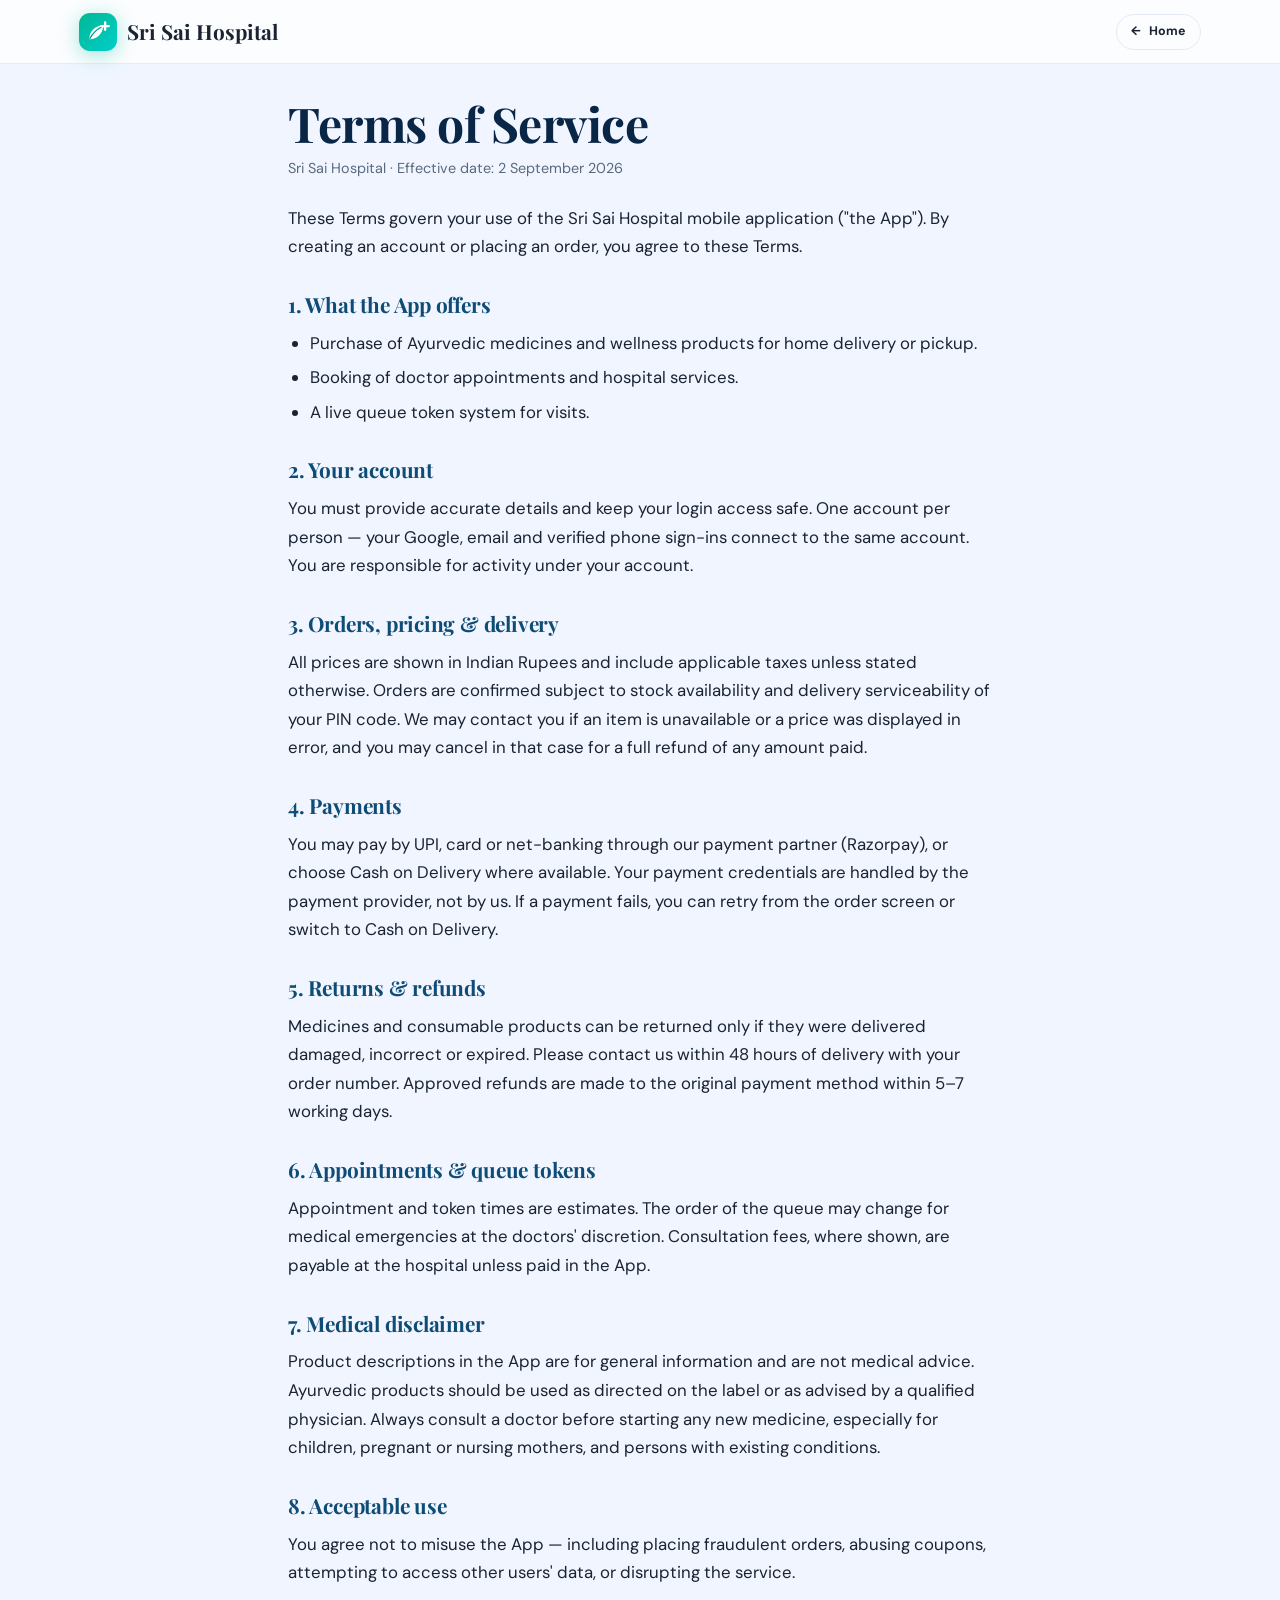
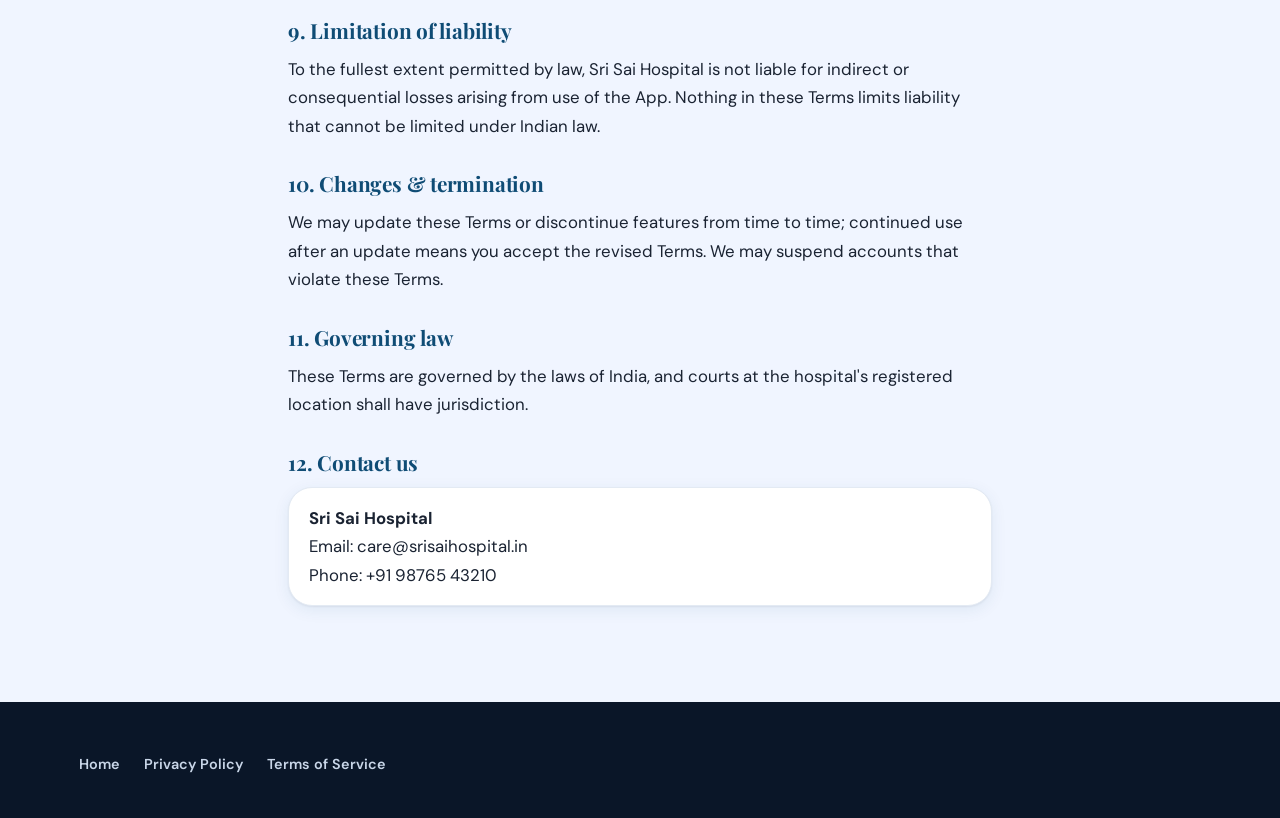
<file: terms.html>
<!DOCTYPE html>
<html lang="en">
<head>
<meta charset="UTF-8">
<meta name="viewport" content="width=device-width, initial-scale=1.0">
<title>Terms of Service — Sri Sai Hospital</title>
<meta name="theme-color" content="#0a2647">
<link rel="icon" type="image/svg+xml" href="data:image/svg+xml,%3Csvg xmlns='http://www.w3.org/2000/svg' viewBox='0 0 48 48'%3E%3Cdefs%3E%3ClinearGradient id='g' x1='0' y1='0' x2='1' y2='1'%3E%3Cstop offset='0' stop-color='%2300b894'/%3E%3Cstop offset='1' stop-color='%2300cec9'/%3E%3C/linearGradient%3E%3C/defs%3E%3Crect width='48' height='48' rx='14' fill='url(%23g)'/%3E%3Cpath d='M13 33c0-10 7-17 18-18-1 11-8 18-18 18z' fill='%23fff'/%3E%3Cpath d='M14 32c3-6 8-11 14-14' stroke='%2300997b' stroke-width='1.6' fill='none' stroke-linecap='round'/%3E%3Cpath d='M33 12v9M28.5 16.5h9' stroke='%23fff' stroke-width='3' stroke-linecap='round'/%3E%3C/svg%3E">
<link rel="preconnect" href="https://fonts.googleapis.com">
<link rel="preconnect" href="https://fonts.gstatic.com" crossorigin>
<link href="https://fonts.googleapis.com/css2?family=Playfair+Display:wght@600;700;800&family=DM+Sans:wght@400;500;600;700&display=swap" rel="stylesheet">
<link rel="stylesheet" href="styles.css">
<script>try{var t=localStorage.getItem('srisai-theme');document.documentElement.dataset.theme=(t==='light'||t==='dark')?t:(matchMedia('(prefers-color-scheme: dark)').matches?'dark':'light');}catch(e){}</script>
</head>
<body class="legal-page">

<header class="hdr legal-hdr">
  <div class="wrap hdr-in">
    <a class="brand" href="index.html">
      <svg class="brand-mark" viewBox="0 0 48 48" aria-hidden="true" focusable="false">
        <defs><linearGradient id="bm1" x1="0" y1="0" x2="1" y2="1"><stop offset="0" stop-color="#00b894"/><stop offset="1" stop-color="#00cec9"/></linearGradient></defs>
        <rect width="48" height="48" rx="14" fill="url(#bm1)"/>
        <path d="M13 33c0-10 7-17 18-18-1 11-8 18-18 18z" fill="#fff"/>
        <path d="M14 32c3-6 8-11 14-14" stroke="#00997b" stroke-width="1.6" fill="none" stroke-linecap="round"/>
        <path d="M33 12v9M28.5 16.5h9" stroke="#fff" stroke-width="3" stroke-linecap="round"/>
      </svg>
      <span>Sri Sai Hospital</span>
    </a>
    <a class="btn btn-ghost sm back" href="index.html"><span class="ico" aria-hidden="true">←</span><span class="lbl">Home</span></a>
  </div>
</header>

<main class="legal">
  <h1>Terms of Service</h1>
  <div class="sub">Sri Sai Hospital &middot; Effective date: 2 September 2026</div>

  <p>These Terms govern your use of the Sri Sai Hospital mobile application ("the App"). By creating an account or placing an order, you agree to these Terms.</p>

  <h2>1. What the App offers</h2>
  <ul>
    <li>Purchase of Ayurvedic medicines and wellness products for home delivery or pickup.</li>
    <li>Booking of doctor appointments and hospital services.</li>
    <li>A live queue token system for visits.</li>
  </ul>

  <h2>2. Your account</h2>
  <p>You must provide accurate details and keep your login access safe. One account per person — your Google, email and verified phone sign-ins connect to the same account. You are responsible for activity under your account.</p>

  <h2>3. Orders, pricing &amp; delivery</h2>
  <p>All prices are shown in Indian Rupees and include applicable taxes unless stated otherwise. Orders are confirmed subject to stock availability and delivery serviceability of your PIN code. We may contact you if an item is unavailable or a price was displayed in error, and you may cancel in that case for a full refund of any amount paid.</p>

  <h2>4. Payments</h2>
  <p>You may pay by UPI, card or net-banking through our payment partner (Razorpay), or choose Cash on Delivery where available. Your payment credentials are handled by the payment provider, not by us. If a payment fails, you can retry from the order screen or switch to Cash on Delivery.</p>

  <h2>5. Returns &amp; refunds</h2>
  <p>Medicines and consumable products can be returned only if they were delivered damaged, incorrect or expired. Please contact us within 48 hours of delivery with your order number. Approved refunds are made to the original payment method within 5–7 working days.</p>

  <h2>6. Appointments &amp; queue tokens</h2>
  <p>Appointment and token times are estimates. The order of the queue may change for medical emergencies at the doctors' discretion. Consultation fees, where shown, are payable at the hospital unless paid in the App.</p>

  <h2>7. Medical disclaimer</h2>
  <p>Product descriptions in the App are for general information and are not medical advice. Ayurvedic products should be used as directed on the label or as advised by a qualified physician. Always consult a doctor before starting any new medicine, especially for children, pregnant or nursing mothers, and persons with existing conditions.</p>

  <h2>8. Acceptable use</h2>
  <p>You agree not to misuse the App — including placing fraudulent orders, abusing coupons, attempting to access other users' data, or disrupting the service.</p>

  <h2>9. Limitation of liability</h2>
  <p>To the fullest extent permitted by law, Sri Sai Hospital is not liable for indirect or consequential losses arising from use of the App. Nothing in these Terms limits liability that cannot be limited under Indian law.</p>

  <h2>10. Changes &amp; termination</h2>
  <p>We may update these Terms or discontinue features from time to time; continued use after an update means you accept the revised Terms. We may suspend accounts that violate these Terms.</p>

  <h2>11. Governing law</h2>
  <p>These Terms are governed by the laws of India, and courts at the hospital's registered location shall have jurisdiction.</p>

  <h2>12. Contact us</h2>
  <div class="card box">
    <p><strong>Sri Sai Hospital</strong><br>
    Email: care@srisaihospital.in<br>
    Phone: +91 98765 43210</p>
  </div>
</main>

<footer class="foot">
  <div class="wrap">
    <div class="foot-links" style="flex-direction:row;flex-wrap:wrap;gap:8px 24px">
      <a href="index.html">Home</a>
      <a href="privacy.html">Privacy Policy</a>
      <a href="terms.html">Terms of Service</a>
    </div>
  </div>
</footer>

</body>
</html>
</file>
<file: styles.css>
/* ==========================================================================
   Sri Sai Hospital — design system (spec A1–A4)
   Class names are the contract between index.html, ui.js and app.js.
   ========================================================================== */

/* ---------- A1 palette + semantic tokens ---------- */
/* Two :root blocks on purpose: the first holds every token the inline <style id="critical"> in
   index.html references (it is copied there verbatim, 8 KB budget); the second holds tokens only
   used below the fold / by later components. Both must stay ahead of [data-theme="dark"]. */
:root {
  --bg:#f0f5ff; --surface:#ffffff; --surface-2:#f7fafd; --text:#1a2332; --muted:#5a6a7e;
  --border:#e3eaf3; --on-gold:#3d2200;
  --glass:rgba(255,255,255,.78); --glass-border:rgba(227,234,243,.9);
  --grad-hero:linear-gradient(135deg,#0a1628 0%,#0f4c75 55%,#205295 100%);
  --grad-teal:linear-gradient(135deg,#00b894,#00cec9);
  --grad-gold:linear-gradient(135deg,#fdcb6e,#e17f2e);
  --sk-a:#edf2fa; --sk-b:#f7faff;

  /* A2 type */
  --font-ui:"DM Sans","Noto Sans Devanagari",system-ui,-apple-system,"Segoe UI","Nirmala UI",sans-serif;
  --font-display:"Playfair Display",Georgia,serif;
  --fs-xs:clamp(.72rem,.68rem + .2vw,.78rem);  --fs-sm:clamp(.82rem,.78rem + .25vw,.9rem);
  --fs-md:clamp(.95rem,.9rem + .3vw,1.05rem);  --fs-lg:clamp(1.1rem,1rem + .6vw,1.3rem);
  --fs-hero:clamp(2.1rem,1.5rem + 4.2vw,3.8rem);
  --lh-tight:1.15; --lh-body:1.55;

  /* A3 spacing, radii, shadows, motion, z */
  --sp-1:4px; --sp-2:8px; --sp-3:12px; --sp-4:16px; --sp-5:20px; --sp-6:24px; --sp-8:32px; --sp-10:40px; --sp-12:48px; --sp-16:64px;
  --r-md:16px; --r-lg:24px; --r-pill:999px;
  --sh-1:0 1px 2px rgba(10,22,40,.06),0 4px 16px rgba(15,76,117,.08);
  --sh-gold:0 10px 28px rgba(225,127,46,.38);
  --ease:cubic-bezier(.4,0,.2,1);
  --t-fast:.16s; --t-med:.3s; --t-slow:.6s;
  --tap:44px;
  --safe-b:env(safe-area-inset-bottom,0px);
  --header-h:64px; --bottombar-h:calc(62px + var(--safe-b));
  --z-header:40; --z-bottombar:45;
  color-scheme: light;
}
:root {
  --navy-900:#0a1628; --navy-800:#0a2647; --navy-700:#0f4c75; --navy-500:#3282b8;
  --teal-500:#00b894; --teal-400:#00cec9; --teal-600:#00997b; --teal-50:#e6f9f4;
  --gold-400:#fdcb6e; --gold-600:#e17f2e; --gold-50:#fff3d9;
  --danger:#dc2626; --danger-50:#fee2e2; --info:#0369a1; --info-50:#e0f2fe;
  --wa:#25d366; --wa-dark:#128c7e;
  --faint:#8e9bae; --on-brand:#ffffff;
  --grad-turn:linear-gradient(135deg,#92400e,#d97706);
  --font-display-deva:"Noto Sans Devanagari","Nirmala UI","Mangal","DM Sans",system-ui,sans-serif;
  --fs-xl:clamp(1.5rem,1.2rem + 1.6vw,2.1rem); --fs-2xl:clamp(1.9rem,1.4rem + 2.8vw,3rem);
  --fs-token:clamp(4rem,2.5rem + 9vw,6.5rem);
  --r-sm:10px; --r-xl:32px;
  --sh-2:0 2px 6px rgba(10,22,40,.08),0 10px 36px rgba(15,76,117,.14);
  --sh-3:0 8px 24px rgba(10,22,40,.14),0 24px 64px rgba(15,76,117,.2);
  --sh-teal:0 8px 22px rgba(0,184,148,.32);
  --ease-spring:cubic-bezier(.34,1.56,.64,1);
  --z-fab:46; --z-overlay:60; --z-sheet:70; --z-toast:90;
}

[data-theme="dark"] {
  --bg:#0a1628; --surface:#10213a; --surface-2:#142846; --text:#eef3fb;
  --muted:#a9b7c9; --faint:#7d8da3; --border:#223a5c; --glass:rgba(10,22,40,.72);
  --glass-border:rgba(34,58,92,.9); --teal-50:#0f3b35; --gold-50:#3a2a0e; --info-50:#0f2a3d; --danger-50:#3b1515;
  --sk-a:#142846; --sk-b:#1b3356;
  color-scheme: dark;
}
@media (prefers-color-scheme: dark) {
  :root:not([data-theme="light"]) {
    --bg:#0a1628; --surface:#10213a; --surface-2:#142846; --text:#eef3fb;
    --muted:#a9b7c9; --faint:#7d8da3; --border:#223a5c; --glass:rgba(10,22,40,.72);
    --glass-border:rgba(34,58,92,.9); --teal-50:#0f3b35; --gold-50:#3a2a0e; --info-50:#0f2a3d; --danger-50:#3b1515;
    --sk-a:#142846; --sk-b:#1b3356;
    color-scheme: dark;
  }
}

/* ---------- base ---------- */
*, *::before, *::after { box-sizing: border-box; }
html { scroll-behavior: smooth; -webkit-text-size-adjust: 100%; }
body {
  margin: 0; background: var(--bg); color: var(--text);
  font-family: var(--font-ui); font-size: var(--fs-md); line-height: var(--lh-body);
  -webkit-font-smoothing: antialiased; min-height: 100dvh;
  overflow-x: hidden;
}
body.scroll-lock { overflow: hidden; }
img { max-width: 100%; display: block; }
a { color: var(--navy-500); text-decoration: none; }
button { font: inherit; color: inherit; cursor: pointer; background: none; border: 0; padding: 0; }
input, select, textarea { font: inherit; color: inherit; }
h1, h2, h3, h4 { margin: 0; line-height: var(--lh-tight); }
h1, h2, h3.display { font-family: var(--font-display); letter-spacing: -.01em; }
html[lang="hi"] :is(h1, h2, h3.display), html[lang="bho"] :is(h1, h2, h3.display) { font-family: var(--font-display-deva); letter-spacing: 0; }
html:is([lang="hi"], [lang="bho"]) h1 { line-height: 1.3; }
html:is([lang="hi"], [lang="bho"]) :is(h2, h3) { line-height: 1.35; }
p { margin: 0; }
[hidden] { display: none !important; }
:focus-visible { outline: 3px solid var(--teal-400); outline-offset: 2px; border-radius: 6px; }
.sr-only { position: absolute; width: 1px; height: 1px; overflow: hidden; clip: rect(0 0 0 0); white-space: nowrap; }
.ico { display: inline-block; line-height: 1; }
.muted { color: var(--muted); }
.wrap { max-width: min(1640px, 92vw); margin: 0 auto; padding: 0 clamp(16px, 4vw, 28px); }

.skip { position: absolute; left: 12px; top: -60px; z-index: 100; background: var(--navy-800); color: #fff; padding: 10px 14px; border-radius: var(--r-sm); transition: top var(--t-fast); }
.skip:focus { top: 12px; }

/* ---------- section scaffolding ---------- */
.screen { display: none; padding-bottom: var(--sp-10); }
.screen.on { display: block; }
/* head script sets html.deep on #pharmacy/#book/… deep links so the static home hero never flashes before router() */
html.deep .screen.on { display: none; }
.sec { padding: var(--sp-10) 0 0; }
.sec-head { display: flex; align-items: flex-end; justify-content: space-between; gap: var(--sp-3); margin-bottom: var(--sp-5); }
.sec-head h2 { font-size: var(--fs-xl); }
.sec-head p { color: var(--muted); font-size: var(--fs-sm); margin-top: 4px; }
.eyebrow { font-size: var(--fs-xs); font-weight: 700; letter-spacing: .14em; text-transform: uppercase; color: var(--teal-600); }
.screen-head { padding: var(--sp-8) 0 var(--sp-4); }
.screen-head h1 { font-size: var(--fs-2xl); }
.screen-head p { color: var(--muted); margin-top: 4px; }

/* ---------- ticker ---------- */
.ticker { background: var(--grad-teal); color: #fff; height: 36px; display: flex; align-items: center; overflow: hidden; font-size: var(--fs-sm); font-weight: 600; }
.ticker-inner { white-space: nowrap; padding: 0 var(--sp-4); max-width: 100%; overflow: hidden; text-overflow: ellipsis; }
.ticker-inner.marquee { overflow: visible; text-overflow: clip; animation: marquee 18s linear infinite; padding-left: 100%; }
@keyframes marquee { to { transform: translateX(-100%); } }

/* ---------- header ---------- */
.hdr {
  position: sticky; top: 0; z-index: var(--z-header); height: var(--header-h);
  background: var(--glass); border-bottom: 1px solid var(--glass-border);
  -webkit-backdrop-filter: blur(18px) saturate(1.4); backdrop-filter: blur(18px) saturate(1.4);
  transition: box-shadow var(--t-med) var(--ease);
}
.hdr.scrolled { box-shadow: var(--sh-1); }
.hdr-in { display: flex; align-items: center; gap: var(--sp-3); height: 100%; }
.brand { display: flex; align-items: center; gap: 10px; color: var(--text); font-weight: 700; font-size: var(--fs-lg); font-family: var(--font-display); min-width: 0; }
html:is([lang="hi"], [lang="bho"]) .brand { font-family: var(--font-display-deva); }
.brand-mark { width: 38px; height: 38px; flex: none; filter: drop-shadow(0 4px 10px rgba(0,184,148,.35)); }
#brandName { white-space: nowrap; overflow: hidden; text-overflow: ellipsis; }
.hdr-nav { display: none; margin-left: var(--sp-4); gap: 4px; }
.hdr-nav a { position: relative; color: var(--muted); font-weight: 600; font-size: var(--fs-sm); padding: 10px 12px; border-radius: var(--r-sm); min-height: var(--tap); display: inline-flex; align-items: center; transition: color var(--t-fast); }
.hdr-nav a:hover { color: var(--text); background: var(--surface-2); }
.hdr-nav a[aria-current="page"] { color: var(--text); }
.hdr-nav a[aria-current="page"]::after { content: ""; position: absolute; left: 12px; right: 12px; bottom: 6px; height: 3px; border-radius: 2px; background: var(--grad-gold); }
.hdr-actions { margin-left: auto; display: flex; align-items: center; gap: 6px; }
.icon-btn { position: relative; width: var(--tap); height: var(--tap); display: inline-flex; align-items: center; justify-content: center; border-radius: 50%; font-size: 20px; transition: background var(--t-fast), transform var(--t-fast); }
.icon-btn:hover { background: var(--surface-2); }
.icon-btn:active { transform: scale(.92); }
.icon-btn .dot { position: absolute; right: 8px; top: 8px; width: 10px; height: 10px; border-radius: 50%; background: var(--teal-500); border: 2px solid var(--surface); }
#menuBtn { display: inline-flex; }

/* ---------- segmented control ---------- */
.seg { position: relative; display: inline-flex; padding: 3px; gap: 2px; background: var(--surface-2); border: 1px solid var(--border); border-radius: var(--r-pill); isolation: isolate; }
.seg-btn { position: relative; z-index: 1; min-width: 44px; min-height: 36px; padding: 0 12px; border-radius: var(--r-pill); font-size: var(--fs-sm); font-weight: 700; color: var(--muted); transition: color var(--t-med); white-space: nowrap; }
.seg-btn[aria-checked="true"] { color: var(--text); }
.seg-thumb { position: absolute; z-index: 0; top: 3px; bottom: 3px; left: 3px; width: 0; border-radius: var(--r-pill); background: var(--surface); box-shadow: var(--sh-1); transition: transform var(--t-med) var(--ease), width var(--t-med) var(--ease); }
.seg.seg-block { display: flex; }
.seg.seg-block .seg-btn { flex: 1; }
.seg.seg-lang .seg-btn { font-size: .85rem; }

/* ---------- bento / cards ---------- */
.bento { display: grid; grid-template-columns: repeat(6, 1fr); gap: var(--sp-4); }
.span-2 { grid-column: span 2; } .span-3 { grid-column: span 3; } .span-4 { grid-column: span 4; } .span-6 { grid-column: span 6; }
.card { background: var(--surface); border: 1px solid var(--border); border-radius: var(--r-lg); box-shadow: var(--sh-1); transition: transform var(--t-med) var(--ease), box-shadow var(--t-med) var(--ease); }
.card.lift:hover { transform: translateY(-4px); box-shadow: var(--sh-2); }
.card:active { transform: scale(.985); }
.tile { padding: var(--sp-5); display: flex; flex-direction: column; gap: var(--sp-2); color: var(--text); min-height: 112px; }
.tile .ico { font-size: 28px; }
.tile b { font-weight: 700; font-size: var(--fs-sm); }
.tile.accent { background: var(--grad-teal); color: #fff; border-color: transparent; }
.tile.gold { background: var(--grad-gold); color: var(--on-gold); border-color: transparent; }
.tile.navy { background: var(--grad-hero); color: #fff; border-color: transparent; }
.tile.wa { background: linear-gradient(135deg, var(--wa), var(--wa-dark)); color: #fff; border-color: transparent; }

/* ---------- buttons ---------- */
.btn { display: inline-flex; align-items: center; justify-content: center; gap: 8px; min-height: var(--tap); min-inline-size: 8ch; padding: 10px 20px; border-radius: var(--r-pill); font-weight: 700; font-size: var(--fs-sm); border: 1px solid transparent; transition: transform var(--t-fast) var(--ease), box-shadow var(--t-med), background var(--t-fast), opacity var(--t-fast); position: relative; }
.btn .lbl { white-space: nowrap; }
.btn:hover { transform: translateY(-2px); }
.btn:active { transform: scale(.97); }
.btn:disabled, .btn[aria-disabled="true"] { opacity: .55; pointer-events: none; }
.btn-gold { background: var(--grad-gold); color: var(--on-gold); box-shadow: var(--sh-gold); }
.btn-teal { background: var(--grad-teal); color: #fff; box-shadow: var(--sh-teal); }
.btn-ghost { background: transparent; color: var(--text); border-color: var(--border); }
.btn-ghost:hover { background: var(--surface-2); }
.btn-ghost.on-dark { color: #fff; border-color: rgba(255,255,255,.4); }
.btn-ghost.on-dark:hover { background: rgba(255,255,255,.12); }
.btn-wa { background: var(--wa); color: #fff; }
.btn-wa:hover { background: var(--wa-dark); }
.btn-link { background: none; color: var(--navy-500); padding: 6px 10px; min-inline-size: 0; }
.btn-danger { background: var(--danger); color: #fff; }
.btn.block { width: 100%; display: flex; }
.btn.sm { min-height: 36px; padding: 6px 14px; font-size: var(--fs-xs); }
.btn[aria-busy="true"] { pointer-events: none; color: transparent !important; }
.btn[aria-busy="true"]::after { content: ""; position: absolute; width: 20px; height: 20px; border: 3px solid rgba(255,255,255,.5); border-top-color: #fff; border-radius: 50%; animation: spin .7s linear infinite; }
.btn-gold[aria-busy="true"]::after, .btn-ghost[aria-busy="true"]::after { border-color: rgba(61,34,0,.3); border-top-color: var(--on-gold); }
@keyframes spin { to { transform: rotate(360deg); } }
.btn-row { display: flex; flex-wrap: wrap; gap: var(--sp-2); }

/* ---------- chips ---------- */
.chips { display: flex; gap: 8px; overflow-x: auto; padding: 2px 2px 6px; scrollbar-width: none; -ms-overflow-style: none; }
.chips::-webkit-scrollbar { display: none; }
.chip { flex: none; height: 40px; margin: 2px 0; padding: 0 16px; border-radius: var(--r-pill); background: var(--surface); border: 1px solid var(--border); font-weight: 600; font-size: var(--fs-sm); color: var(--text); display: inline-flex; align-items: center; gap: 6px; transition: background var(--t-fast), color var(--t-fast), transform var(--t-fast); white-space: nowrap; }
.chip:active { transform: scale(.96); }
.chip.on, .chip[aria-pressed="true"] { background: var(--grad-teal); color: #fff; border-color: transparent; box-shadow: var(--sh-teal); }

/* ---------- stepper ---------- */
.stepper { display: inline-flex; align-items: center; border-radius: var(--r-pill); background: var(--grad-teal); color: #fff; overflow: hidden; box-shadow: var(--sh-teal); }
.stepper button { width: var(--tap); height: 40px; font-size: 20px; font-weight: 700; color: #fff; display: inline-flex; align-items: center; justify-content: center; }
.stepper button:disabled { opacity: .4; cursor: not-allowed; }
.stepper .step-qty { min-width: 24px; text-align: center; font-weight: 700; }

/* ---------- progress bar ---------- */
.pbar { height: 8px; border-radius: var(--r-pill); background: var(--surface-2); border: 1px solid var(--border); overflow: hidden; }
.pbar-fill { height: 100%; width: var(--p, 0%); background: var(--grad-gold); border-radius: var(--r-pill); transition: width var(--t-slow) var(--ease); }
.pbar.done .pbar-fill { background: var(--grad-teal); }

/* ---------- timeline ---------- */
.timeline { display: grid; grid-template-columns: repeat(5, 1fr); gap: 0; padding: var(--sp-3) 0; }
.tl-step { position: relative; display: flex; flex-direction: column; align-items: center; text-align: center; gap: 6px; }
.tl-step::before { content: ""; position: absolute; top: 14px; left: -50%; right: 50%; height: 3px; background: var(--border); z-index: 0; }
.tl-step:first-child::before { display: none; }
.tl-step.done::before { background: var(--teal-500); }
.tl-dot { position: relative; z-index: 1; width: 30px; height: 30px; border-radius: 50%; background: var(--surface); border: 3px solid var(--border); display: flex; align-items: center; justify-content: center; font-size: 13px; }
.tl-step.done .tl-dot { background: var(--teal-500); border-color: var(--teal-500); color: #fff; }
.tl-step.now .tl-dot { border-color: var(--gold-600); background: var(--gold-50); box-shadow: 0 0 0 4px rgba(253,203,110,.35); }
.tl-lbl { font-size: var(--fs-xs); color: var(--muted); line-height: 1.25; min-height: 2.5em; display: -webkit-box; -webkit-line-clamp: 2; -webkit-box-orient: vertical; overflow: hidden; }
.tl-step.now .tl-lbl { color: var(--text); font-weight: 700; }
.timeline.cancelled { display: block; }
.tl-cancel { background: var(--danger-50); color: var(--danger); font-weight: 700; padding: 12px 16px; border-radius: var(--r-md); text-align: center; }

/* ---------- pills ---------- */
.pill { display: inline-flex; align-items: center; gap: 6px; height: 26px; padding: 0 10px; border-radius: var(--r-pill); font-size: var(--fs-xs); font-weight: 700; background: var(--surface-2); color: var(--muted); white-space: nowrap; }
.pill-placed, .pill-pending { background: var(--gold-50); color: #8a4b08; }
.pill-verified, .pill-packed, .pill-verifying { background: var(--info-50); color: var(--info); }
.pill-shipped { background: #ede9fe; color: #5b21b6; }
.pill-delivered, .pill-paid, .pill-confirmed, .pill-completed, .pill-done { background: var(--teal-50); color: var(--teal-600); }
.pill-cancelled, .pill-skipped { background: var(--danger-50); color: var(--danger); }
.pill-refunded, .pill-whatsapp { background: var(--surface-2); color: var(--muted); }
.pill-live { background: var(--danger-50); color: var(--danger); }
.pill-live::before { content: ""; width: 8px; height: 8px; border-radius: 50%; background: var(--danger); animation: pulse 1.4s ease-in-out infinite; }
[data-theme="dark"] .pill-placed, [data-theme="dark"] .pill-pending { color: var(--gold-400); }
[data-theme="dark"] .pill-shipped { background: #2e1065; color: #c4b5fd; }
@keyframes pulse { 0%, 100% { opacity: 1; transform: scale(1); } 50% { opacity: .45; transform: scale(.7); } }

/* ---------- overlay + sheet ---------- */
.overlay { position: fixed; inset: 0; z-index: var(--z-overlay); background: rgba(10,22,40,.55); -webkit-backdrop-filter: blur(3px); backdrop-filter: blur(3px); opacity: 0; transition: opacity var(--t-med) var(--ease); }
.overlay.in { opacity: 1; }
.sheet {
  position: fixed; z-index: var(--z-sheet); left: 0; right: 0; bottom: 0;
  max-height: calc(100dvh - 40px); display: flex; flex-direction: column;
  background: var(--surface); border-radius: var(--r-xl) var(--r-xl) 0 0; box-shadow: var(--sh-3);
  transform: translateY(100%); transition: transform var(--t-med) var(--ease);
  padding-bottom: var(--safe-b); outline: none;
}
.sheet.in { transform: translateY(0); }
.sheet-handle { width: 44px; height: 5px; border-radius: 3px; background: var(--border); margin: 10px auto 0; flex: none; }
.sheet-head { display: flex; align-items: center; gap: var(--sp-3); padding: var(--sp-3) var(--sp-5); flex: none; }
.sheet-title { font-family: var(--font-ui); font-size: var(--fs-lg); font-weight: 700; flex: 1; min-width: 0; }
.sheet-close { margin-left: auto; flex: none; }
.sheet-body { padding: 0 var(--sp-5) var(--sp-5); overflow-y: auto; flex: 1; min-height: 0; -webkit-overflow-scrolling: touch; }
.sheet-foot { flex: none; padding: var(--sp-3) var(--sp-5) var(--sp-4); border-top: 1px solid var(--border); background: var(--surface); }
.sheet.sheet-sm { max-height: 70dvh; }

#sheetConfirm .sheet-body { text-align: center; padding-top: var(--sp-2); }
.confirm-title { font-size: var(--fs-lg); font-weight: 700; margin-bottom: 8px; font-family: var(--font-ui); }
.confirm-body { color: var(--muted); margin-bottom: var(--sp-5); }
.confirm-actions { display: grid; grid-template-columns: 1fr 1fr; gap: var(--sp-3); }

/* ---------- toasts ---------- */
#toasts { position: fixed; z-index: var(--z-toast); left: 12px; right: 12px; bottom: calc(var(--bottombar-h) + 12px); display: flex; flex-direction: column; gap: 8px; pointer-events: none; }
.toast { pointer-events: auto; display: flex; align-items: center; gap: 10px; padding: 12px 16px; border-radius: var(--r-md); background: var(--navy-900); color: #fff; box-shadow: var(--sh-3); font-weight: 600; font-size: var(--fs-sm); opacity: 0; transform: translateY(12px); transition: opacity var(--t-med), transform var(--t-med) var(--ease); border-left: 4px solid var(--navy-500); }
.toast.in { opacity: 1; transform: translateY(0); }
.toast.out { opacity: 0; transform: translateY(12px); }
.toast-ok { border-left-color: var(--teal-500); }
.toast-err { border-left-color: var(--danger); }
.toast-info { border-left-color: var(--gold-400); }
.toast-msg { flex: 1; }

/* ---------- skeletons ---------- */
.sk { border-radius: var(--r-md); background: linear-gradient(90deg, var(--sk-a) 0%, var(--sk-b) 50%, var(--sk-a) 100%); background-size: 200% 100%; animation: shimmer 1.3s infinite; }
.sk-card { height: 260px; }
.sk-line { height: 18px; margin: 8px 0; }
.sk-circle { width: 56px; height: 56px; border-radius: 50%; }
.sk-banner { height: 160px; border-radius: var(--r-lg); }
@keyframes shimmer { from { background-position: 200% 0; } to { background-position: -200% 0; } }

/* ---------- badge ---------- */
.badge { position: absolute; top: 4px; right: 4px; min-width: 18px; height: 18px; padding: 0 5px; border-radius: var(--r-pill); background: var(--grad-gold); color: var(--on-gold); font-size: 11px; font-weight: 800; display: inline-flex; align-items: center; justify-content: center; line-height: 1; }
.badge.bump { animation: bump .3s var(--ease-spring); }
@keyframes bump { 0% { transform: scale(1); } 50% { transform: scale(1.35); } 100% { transform: scale(1); } }

/* ---------- bottom bar + FAB ---------- */
.bottombar { position: fixed; left: 0; right: 0; bottom: 0; z-index: var(--z-bottombar); height: var(--bottombar-h); padding-bottom: var(--safe-b); background: var(--glass); border-top: 1px solid var(--glass-border); -webkit-backdrop-filter: blur(18px) saturate(1.4); backdrop-filter: blur(18px) saturate(1.4); display: grid; grid-template-columns: repeat(5, 1fr); }
.bb-item { position: relative; display: flex; flex-direction: column; align-items: center; justify-content: center; gap: 2px; color: var(--muted); font-size: 11px; font-weight: 600; min-height: 62px; padding: 0 4px; min-width: 0; transition: color var(--t-fast); }
.bb-ico { font-size: 22px; line-height: 1; }
.bb-lbl { white-space: nowrap; overflow: hidden; text-overflow: ellipsis; max-width: 100%; }
.bb-item[aria-current="page"] { color: var(--teal-600); }
.bb-item[aria-current="page"]::before { content: ""; position: absolute; top: 0; width: 28px; height: 3px; border-radius: 0 0 3px 3px; background: var(--grad-teal); }
.bb-item .badge { top: 6px; right: calc(50% - 22px); }
body { padding-bottom: var(--bottombar-h); }
.fab { position: fixed; right: 16px; bottom: calc(var(--bottombar-h) + 14px); z-index: var(--z-fab); width: 56px; height: 56px; border-radius: 50%; background: var(--wa); color: #fff; display: flex; align-items: center; justify-content: center; font-size: 26px; box-shadow: 0 10px 28px rgba(37,211,102,.4); transition: transform var(--t-fast) var(--ease); }
.fab:hover { transform: translateY(-3px) scale(1.04); }
.fab:active { transform: scale(.94); }

/* ---------- carousel ---------- */
.carousel { position: relative; }
.car-track { display: flex; gap: var(--sp-4); overflow-x: auto; scroll-snap-type: x mandatory; scrollbar-width: none; -webkit-overflow-scrolling: touch; padding: 2px; }
.car-track::-webkit-scrollbar { display: none; }
.car-slide { flex: 0 0 100%; scroll-snap-align: start; min-height: 170px; border-radius: var(--r-lg); color: #fff; padding: var(--sp-6); display: flex; align-items: center; gap: var(--sp-5); position: relative; overflow: hidden; box-shadow: var(--sh-2); }
.car-slide::after { content: ""; position: absolute; right: -40px; top: -40px; width: 180px; height: 180px; border-radius: 50%; background: rgba(255,255,255,.12); }
.car-media { flex: none; width: 96px; height: 96px; border-radius: var(--r-md); display: flex; align-items: center; justify-content: center; font-size: 56px; background: rgba(255,255,255,.14); overflow: hidden; }
.car-media img { width: 100%; height: 100%; object-fit: cover; }
.car-text { flex: 1; min-width: 0; position: relative; z-index: 1; }
.car-text h3 { font-size: var(--fs-lg); font-weight: 800; margin-bottom: 4px; }
.car-text p { opacity: .9; font-size: var(--fs-sm); display: -webkit-box; -webkit-line-clamp: 2; -webkit-box-orient: vertical; overflow: hidden; }
.car-text .btn { margin-top: var(--sp-3); }
.car-dots { display: flex; justify-content: center; gap: 0; margin-top: var(--sp-3); }
.car-dots button { width: var(--tap); height: var(--tap); display: flex; align-items: center; justify-content: center; }
.car-dots button::before { content: ""; width: 8px; height: 8px; border-radius: 50%; background: var(--border); transition: width var(--t-med), background var(--t-med); }
.car-dots button[aria-current="true"]::before { width: 22px; border-radius: 4px; background: var(--teal-500); }

/* ---------- hero ---------- */
.hero { position: relative; overflow: hidden; background: var(--grad-hero); color: #fff; padding: var(--sp-12) 0 calc(var(--sp-16) + 20px); isolation: isolate; }
.hero .blob { position: absolute; border-radius: 50%; filter: blur(60px); opacity: .5; z-index: -1; pointer-events: none; }
.hero .blob-a { width: 360px; height: 360px; background: var(--teal-400); right: -120px; top: -120px; }
.hero .blob-b { width: 300px; height: 300px; background: var(--gold-400); left: -100px; bottom: -80px; opacity: .35; }
.hero-in { position: relative; max-width: 760px; }
.hero .eyebrow { color: var(--teal-400); min-height: 1.4em; }
.hero h1 { font-size: var(--fs-hero); margin: var(--sp-3) 0; font-weight: 800; min-height: 2.3em; }
.hero .sub { font-size: var(--fs-lg); opacity: .88; max-width: 560px; min-height: 1.6em; }
.badges { display: flex; flex-wrap: wrap; gap: 8px; margin: var(--sp-5) 0; }
.badges span { background: rgba(255,255,255,.14); border: 1px solid rgba(255,255,255,.22); padding: 6px 12px; border-radius: var(--r-pill); font-size: var(--fs-xs); font-weight: 600; -webkit-backdrop-filter: blur(6px); backdrop-filter: blur(6px); }
.hero-ctas { display: flex; flex-wrap: wrap; gap: var(--sp-3); margin-top: var(--sp-4); }
.hero .note { margin-top: var(--sp-5); font-size: var(--fs-sm); opacity: .8; }
.hero-copy { min-width: 0; }
.hero-art { display: none; }
.hero-art .orb { position: absolute; inset: 6%; border-radius: 50%; background: radial-gradient(circle at 35% 30%, rgba(0,206,201,.6), rgba(0,184,148,.12) 55%, transparent 72%); }
.hero-art .ring { position: absolute; inset: 14%; border-radius: 50%; border: 1.5px dashed rgba(255,255,255,.25); animation: spin 60s linear infinite; }
.hero-art .mark { position: relative; width: 44%; height: auto; filter: drop-shadow(0 28px 48px rgba(0,184,148,.45)); }
.hero-art .chip { position: absolute; display: inline-flex; align-items: center; justify-content: center; width: 64px; height: 64px; border-radius: 20px; font-size: 30px; background: rgba(255,255,255,.12); border: 1px solid rgba(255,255,255,.22); -webkit-backdrop-filter: blur(10px); backdrop-filter: blur(10px); box-shadow: var(--sh-2); animation: float 6s ease-in-out infinite; }
.hero-art .chip:nth-of-type(3) { top: 6%; left: 4%; }
.hero-art .chip:nth-of-type(4) { top: 40%; right: -2%; animation-delay: -2s; }
.hero-art .chip:nth-of-type(5) { bottom: 8%; left: 14%; animation-delay: -4s; }
@keyframes float { 0%, 100% { transform: translateY(0); } 50% { transform: translateY(-12px); } }
.hero-wave { position: absolute; left: 0; right: 0; bottom: -1px; width: 100%; height: 56px; }
.hero-wave path { fill: var(--bg); }

/* quick actions overlap the hero wave */
.quick { margin-top: -44px; position: relative; z-index: 2; }
.quick .tile { align-items: flex-start; }

/* ---------- stats ---------- */
.stats.bento { grid-template-columns: repeat(auto-fit, minmax(150px, 1fr)); }
.stats .stat { padding: var(--sp-5); text-align: center; gap: 2px; min-height: 0; }
.stat b { font-size: var(--fs-xl); font-family: var(--font-display); color: var(--navy-700); display: block; }
[data-theme="dark"] .stat b { color: var(--teal-400); }
html:is([lang="hi"], [lang="bho"]) .stat b { font-family: var(--font-display-deva); }
.stat span { color: var(--muted); font-size: var(--fs-sm); display: block; }

/* ---------- queue widget ---------- */
.qgrid { display: grid; grid-template-columns: repeat(auto-fit, minmax(min(230px, 100%), 1fr)); gap: var(--sp-4); }
.qcard { padding: var(--sp-5); display: flex; flex-direction: column; gap: 6px; }
.qcard h3 { font-family: var(--font-ui); font-size: var(--fs-md); }
.qcard .qnow { font-size: var(--fs-2xl); font-weight: 800; color: var(--teal-600); line-height: 1; font-family: var(--font-display); }
.qcard .qmeta { color: var(--muted); font-size: var(--fs-sm); display: flex; flex-wrap: wrap; gap: 4px 12px; }

/* ---------- doctors / services ---------- */
.dgrid { display: grid; grid-template-columns: repeat(auto-fit, minmax(min(320px, 100%), 1fr)); gap: var(--sp-4); }
.dcard { padding: var(--sp-5); display: flex; flex-direction: column; gap: var(--sp-3); }
.dhead { display: flex; gap: var(--sp-3); align-items: center; }
.avatar { flex: none; width: 64px; height: 64px; border-radius: 20px; background: var(--teal-50); display: flex; align-items: center; justify-content: center; font-size: 32px; overflow: hidden; }
.avatar img { width: 100%; height: 100%; object-fit: cover; }
.avatar.sm { width: 48px; height: 48px; border-radius: 14px; font-size: 24px; }
.dcard h3 { font-family: var(--font-ui); font-size: var(--fs-md); font-weight: 700; }
.dspec { color: var(--teal-600); font-weight: 600; font-size: var(--fs-sm); }
.dqual { color: var(--muted); font-size: var(--fs-xs); }
.tags { display: flex; flex-wrap: wrap; gap: 6px; }
.tags span { background: var(--surface-2); border: 1px solid var(--border); border-radius: var(--r-pill); padding: 3px 10px; font-size: var(--fs-xs); color: var(--muted); font-weight: 600; }
.bio { color: var(--muted); font-size: var(--fs-sm); display: -webkit-box; -webkit-line-clamp: 1; -webkit-box-orient: vertical; overflow: hidden; }
.bio.open { display: block; }
.dcard .btn-row { margin-top: auto; }
.dcard .btn-row .btn { flex: 1; }
.sgrid { display: grid; grid-template-columns: repeat(auto-fit, minmax(min(260px, 100%), 1fr)); gap: var(--sp-4); }
.scard { padding: var(--sp-5); display: flex; flex-direction: column; gap: 8px; }
.scard .ico { font-size: 34px; }
.scard h3 { font-family: var(--font-ui); font-size: var(--fs-md); }
.scard p { color: var(--muted); font-size: var(--fs-sm); display: -webkit-box; -webkit-line-clamp: 2; -webkit-box-orient: vertical; overflow: hidden; min-height: 2.6em; }

/* ---------- contact ---------- */
.contact .tile { gap: 4px; }
.contact .tile .ico { font-size: 26px; }
.contact .tile .lbl { font-size: var(--fs-xs); color: var(--muted); font-weight: 700; text-transform: uppercase; letter-spacing: .08em; }
.contact .tile .val { font-weight: 600; color: var(--text); word-break: break-word; }
.contact .tile a.val { color: var(--navy-500); }
.contact .tile .btn { margin-top: 6px; align-self: flex-start; }

/* ---------- footer ---------- */
.foot { margin-top: var(--sp-16); background: var(--navy-900); color: #c9d6e8; padding: var(--sp-10) 0 var(--sp-8); }
.foot-grid { display: grid; grid-template-columns: 1fr; gap: var(--sp-6); }
.foot-brand { display: flex; align-items: center; gap: 10px; color: #fff; font-family: var(--font-display); font-weight: 700; font-size: var(--fs-lg); }
html:is([lang="hi"], [lang="bho"]) .foot-brand { font-family: var(--font-display-deva); }
.foot-tag { color: #9fb3cc; margin-top: 8px; font-size: var(--fs-sm); }
.foot h4 { color: #fff; font-size: var(--fs-xs); letter-spacing: .12em; text-transform: uppercase; margin-bottom: var(--sp-3); }
.foot-links { display: flex; flex-direction: column; gap: 8px; }
.foot-links a { color: #c9d6e8; font-weight: 600; font-size: var(--fs-sm); min-height: var(--tap); display: inline-flex; align-items: center; }
.foot-links a:hover { color: #fff; }
.foot .seg { background: rgba(255,255,255,.08); border-color: rgba(255,255,255,.14); }
.foot .seg-btn { color: #c9d6e8; }
.foot .seg-thumb { background: #fff; }
.foot .seg-btn[aria-checked="true"] { color: var(--navy-800); }
.foot-bottom { margin-top: var(--sp-8); padding-top: var(--sp-5); border-top: 1px solid rgba(255,255,255,.1); display: flex; flex-wrap: wrap; gap: 8px 20px; font-size: var(--fs-xs); color: #9fb3cc; }

/* ---------- fields ---------- */
.field { display: flex; flex-direction: column; gap: 6px; margin-bottom: var(--sp-2); }
.field label { font-size: var(--fs-sm); font-weight: 700; }
.field input, .field textarea, .field select { width: 100%; min-height: 48px; padding: 10px 14px; font-size: 16px; border: 1.5px solid var(--border); border-radius: var(--r-md); background: var(--surface); color: var(--text); transition: border-color var(--t-fast), box-shadow var(--t-fast); }
.field textarea { min-height: 84px; resize: vertical; }
.field input:focus, .field textarea:focus, .field select:focus { outline: none; border-color: var(--teal-500); box-shadow: 0 0 0 3px rgba(0,184,148,.18); }
.field.invalid input, .field.invalid textarea, .field.invalid select { border-color: var(--danger); }
.field-err { min-height: 1.2em; font-size: var(--fs-xs); color: var(--danger); font-weight: 600; }
.field-row { display: grid; grid-template-columns: 1fr 1fr; gap: var(--sp-3); }
.search { position: relative; }
.search .ico { position: absolute; left: 14px; top: 50%; transform: translateY(-50%); color: var(--muted); font-size: 18px; }
.search input { width: 100%; min-height: 48px; padding: 10px 48px 10px 44px; font-size: 16px; border: 1.5px solid var(--border); border-radius: var(--r-pill); background: var(--surface); color: var(--text); box-shadow: var(--sh-1); }
.search input:focus { outline: none; border-color: var(--teal-500); box-shadow: 0 0 0 3px rgba(0,184,148,.18); }
.search .clear { position: absolute; right: 4px; top: 50%; transform: translateY(-50%); }

/* ---------- product grid + cards ---------- */
.results { font-size: var(--fs-xs); min-height: 1.4em; margin-top: 2px; }
.pgrid { display: grid; grid-template-columns: repeat(2, 1fr); gap: var(--sp-3); margin-top: var(--sp-3); margin-bottom: 84px; }
.pgrid .empty { grid-column: 1 / -1; }
.pcard { display: flex; flex-direction: column; overflow: hidden; }
.pbody { display: flex; flex-direction: column; align-items: stretch; text-align: left; padding: 10px 12px 6px; gap: 4px; position: relative; color: var(--text); flex: 1; border-radius: var(--r-lg) var(--r-lg) 0 0; }
.pbody:hover .pmedia img { transform: scale(1.04); }
.pmedia { display: flex; align-items: center; justify-content: center; aspect-ratio: 1 / 1; width: 100%; border-radius: var(--r-md); background: var(--surface-2); overflow: hidden; }
.pmedia img { width: 100%; height: 100%; object-fit: cover; transition: transform var(--t-med) var(--ease); }
.pemoji { font-size: clamp(40px, 10vw, 64px); line-height: 1; }
.pmedia.sm { width: 56px; height: 56px; flex: none; border-radius: 14px; }
.pmedia.sm .pemoji { font-size: 28px; }
.pmedia.big { width: 132px; height: 132px; flex: none; border-radius: var(--r-lg); }
.pmedia.big .pemoji { font-size: 64px; }
.pbadges { position: absolute; top: 16px; left: 18px; display: flex; gap: 4px; flex-wrap: wrap; pointer-events: none; }
.pbadges.static { position: static; margin-bottom: 4px; min-height: 20px; }
.pb { display: inline-flex; align-items: center; height: 20px; padding: 0 7px; border-radius: 6px; font-size: 11px; font-weight: 800; letter-spacing: .02em; line-height: 1; }
.pb.off { background: var(--grad-gold); color: var(--on-gold); }
.pb.rx { background: var(--info-50); color: var(--info); border: 1px solid currentColor; }
.pname { display: -webkit-box; -webkit-line-clamp: 2; -webkit-box-orient: vertical; overflow: hidden; font-weight: 700; font-size: var(--fs-sm); line-height: 1.3; min-height: 2.6em; margin-top: 4px; }
.ppack { color: var(--muted); font-size: var(--fs-xs); white-space: nowrap; overflow: hidden; text-overflow: ellipsis; min-height: 1.3em; }
.pprice { display: flex; align-items: baseline; gap: 8px; flex-wrap: wrap; }
.pprice b { font-size: var(--fs-md); color: var(--navy-700); }
[data-theme="dark"] .pprice b { color: var(--teal-400); }
.pprice s { color: var(--faint); font-size: var(--fs-xs); }
.pprice.lg b { font-size: var(--fs-xl); }
.pstockline { min-height: 1.3em; font-size: var(--fs-xs); }
.pstock { font-size: var(--fs-xs); font-weight: 700; }
.pstock.low { color: var(--gold-600); }
.pstock.out { color: var(--danger); }
.pstock.ok { color: var(--teal-600); }
.pact { padding: 0 12px 12px; }
.pact .stepper { width: 100%; justify-content: space-between; }
.pact .stepper .step-qty { flex: 1; }
.stepper.block { width: 100%; justify-content: space-between; }
.cartbar { position: fixed; left: 12px; right: 12px; bottom: calc(var(--bottombar-h) + 10px); z-index: var(--z-fab); display: flex; align-items: center; gap: var(--sp-3); padding: 8px 8px 8px 18px; border-radius: var(--r-pill); background: var(--navy-800); color: #fff; box-shadow: var(--sh-3); font-weight: 700; animation: slideup var(--t-med) var(--ease); }
.cartbar .btn { margin-left: auto; }
.cartbar .cb-txt { white-space: nowrap; overflow: hidden; text-overflow: ellipsis; font-size: var(--fs-sm); }
@keyframes slideup { from { transform: translateY(20px); opacity: 0; } to { transform: none; opacity: 1; } }

/* ---------- product sheet ---------- */
.phero { display: flex; gap: var(--sp-4); align-items: flex-start; margin-bottom: var(--sp-4); }
.pinfo { flex: 1; min-width: 0; display: flex; flex-direction: column; gap: 4px; }
.pinfo h3 { font-family: var(--font-ui); font-size: var(--fs-lg); font-weight: 800; line-height: 1.25; }
.pmeta { display: flex; flex-wrap: wrap; gap: 4px 14px; color: var(--muted); font-size: var(--fs-xs); }
.pmeta b { color: var(--text); font-weight: 600; }
.psec { padding: var(--sp-3) 0; border-top: 1px solid var(--border); }
.psec h4, .rwrite h4, .rhead h4 { font-size: var(--fs-xs); font-weight: 800; letter-spacing: .1em; text-transform: uppercase; color: var(--faint); margin-bottom: 8px; }
.psec p { color: var(--text); font-size: var(--fs-sm); line-height: 1.6; white-space: pre-line; }
.plist { margin: 0; padding-left: 20px; font-size: var(--fs-sm); line-height: 1.6; }
.plist li { margin-bottom: 4px; }
.pfoot { display: flex; align-items: center; gap: var(--sp-4); }
.pfoot .pact { padding: 0; flex: 1; }
.rhead { display: flex; align-items: center; justify-content: space-between; gap: 8px; flex-wrap: wrap; }
.rhead h4 { margin-bottom: 0; }
.ravg { display: inline-flex; align-items: center; gap: 6px; font-size: var(--fs-sm); }
.stars { color: var(--gold-600); letter-spacing: 1px; font-size: var(--fs-sm); white-space: nowrap; }
.rlist { list-style: none; margin: var(--sp-3) 0 0; padding: 0; display: flex; flex-direction: column; gap: var(--sp-2); }
.review { background: var(--surface-2); border-radius: var(--r-md); padding: 12px 14px; display: flex; flex-direction: column; gap: 4px; }
.rtop { display: flex; justify-content: space-between; gap: 8px; align-items: center; font-size: var(--fs-sm); }
.review p { font-size: var(--fs-sm); color: var(--text); line-height: 1.5; white-space: pre-line; }
.review time { font-size: var(--fs-xs); }
.rwrite { margin-top: var(--sp-4); padding-top: var(--sp-3); border-top: 1px dashed var(--border); display: flex; flex-direction: column; gap: 8px; }
.rstars { display: flex; gap: 2px; }
.star { width: var(--tap); height: var(--tap); font-size: 28px; color: var(--faint); border-radius: 50%; transition: transform var(--t-fast) var(--ease), color var(--t-fast); line-height: 1; }
.star.on { color: var(--gold-600); }
.star:hover { transform: scale(1.15); }
.empty.compact { padding: var(--sp-4) 0; }
.empty.compact .empty-ico { font-size: 28px; }

/* ---------- cart sheet ---------- */
.clines { list-style: none; margin: 0; padding: 0; }
.cline { display: flex; gap: var(--sp-3); align-items: center; padding: 12px 0; border-bottom: 1px solid var(--border); }
.cinfo { flex: 1; min-width: 0; display: flex; flex-direction: column; gap: 2px; }
.cname { font-size: var(--fs-sm); display: -webkit-box; -webkit-line-clamp: 2; -webkit-box-orient: vertical; overflow: hidden; line-height: 1.3; }
.cpack { font-size: var(--fs-xs); }
.cprice { font-size: var(--fs-xs); color: var(--muted); }
.cprice b { color: var(--text); font-size: var(--fs-sm); }
.cact { display: flex; flex-direction: column; align-items: flex-end; gap: 2px; flex: none; }
.cact .pact { padding: 0; }
.cact .stepper { width: 120px; }
.freebar { margin: var(--sp-4) 0 var(--sp-3); display: flex; flex-direction: column; gap: 8px; font-size: var(--fs-sm); font-weight: 600; color: var(--gold-600); }
.freebar.done { color: var(--teal-600); }
.note { display: flex; gap: 8px; align-items: flex-start; padding: 10px 14px; border-radius: var(--r-md); font-size: var(--fs-sm); font-weight: 600; margin: var(--sp-3) 0; line-height: 1.4; }
.note.rx { background: var(--info-50); color: var(--info); }
.note.cod { background: var(--gold-50); color: #8a4b08; }
[data-theme="dark"] .note.cod { color: var(--gold-400); }
.coupon { display: flex; gap: 8px; margin-top: var(--sp-3); }
.coupon input { flex: 1; min-width: 0; min-height: 48px; padding: 10px 14px; font-size: 16px; text-transform: uppercase; border: 1.5px solid var(--border); border-radius: var(--r-md); background: var(--surface); color: var(--text); letter-spacing: .06em; }
.coupon input:focus { outline: none; border-color: var(--teal-500); box-shadow: 0 0 0 3px rgba(0,184,148,.18); }
.coupon input[readonly] { background: var(--teal-50); border-color: var(--teal-500); color: var(--teal-600); font-weight: 700; }
.coupon-msg { min-height: 1.4em; font-size: var(--fs-xs); font-weight: 600; margin: 4px 2px 0; }
.coupon-msg.ok { color: var(--teal-600); }
.coupon-msg.err { color: var(--danger); }
.bill { margin: var(--sp-3) 0 0; display: flex; flex-direction: column; gap: 6px; font-size: var(--fs-sm); }
.bill > div { display: flex; justify-content: space-between; gap: 12px; }
.bill dt { color: var(--muted); }
.bill dd { margin: 0; font-weight: 600; }
.bill .free { color: var(--teal-600); font-weight: 800; }
.bill .disc dd, .bill .save dd { color: var(--teal-600); }
.bill .total { margin-top: 4px; padding-top: 8px; border-top: 1px solid var(--border); font-size: var(--fs-md); }
.bill .total dt { color: var(--text); font-weight: 700; }
.bill .total dd { font-weight: 800; font-size: var(--fs-lg); color: var(--navy-700); }
[data-theme="dark"] .bill .total dd { color: var(--teal-400); }
.bill.compact { background: var(--surface-2); border-radius: var(--r-md); padding: 12px 14px; margin: var(--sp-3) 0; text-align: left; }
.hint { font-size: var(--fs-xs); margin: 6px 0 0; text-align: center; }
.csec { font-family: var(--font-ui); font-size: var(--fs-md); font-weight: 800; margin: var(--sp-5) 0 var(--sp-3); }
.payopts { display: flex; flex-direction: column; gap: 8px; }
.payopt { display: flex; align-items: center; gap: 12px; padding: 10px 14px; min-height: 56px; border: 1.5px solid var(--border); border-radius: var(--r-md); cursor: pointer; transition: border-color var(--t-fast), background var(--t-fast); position: relative; }
.payopt input { position: absolute; opacity: 0; width: 1px; height: 1px; }
.payopt .ico { font-size: 22px; width: 28px; text-align: center; }
.payopt .ptxt { flex: 1; min-width: 0; display: flex; flex-direction: column; }
.payopt .ptxt b { font-size: var(--fs-sm); }
.payopt .ptxt small { color: var(--muted); font-size: var(--fs-xs); }
.payopt .pcheck { width: 22px; height: 22px; border-radius: 50%; border: 2px solid var(--border); flex: none; transition: border var(--t-fast); }
.payopt.on { border-color: var(--teal-500); background: var(--teal-50); }
.payopt.on .pcheck { border: 7px solid var(--teal-500); }
.payopt:has(input:focus-visible) { outline: 3px solid var(--teal-400); outline-offset: 2px; }
.nudge { margin-top: var(--sp-3); font-size: var(--fs-xs); }

/* ---------- order success ---------- */
.success { text-align: center; padding: var(--sp-3) 0 var(--sp-2); display: flex; flex-direction: column; align-items: center; gap: 6px; }
.success h3 { font-family: var(--font-ui); font-size: var(--fs-xl); font-weight: 800; }
.success .onum { font-size: var(--fs-md); }
.tick { width: 84px; height: 84px; margin-bottom: 4px; }
.tick svg { width: 100%; height: 100%; }
.tick-c { fill: var(--teal-50); stroke: var(--teal-500); stroke-width: 3; stroke-dasharray: 160; stroke-dashoffset: 160; animation: draw .7s var(--ease) forwards; }
.tick-p { fill: none; stroke: var(--teal-500); stroke-width: 4; stroke-linecap: round; stroke-linejoin: round; stroke-dasharray: 40; stroke-dashoffset: 40; animation: draw .45s .5s var(--ease) forwards; }
@keyframes draw { to { stroke-dashoffset: 0; } }
.sactions { width: 100%; display: flex; flex-direction: column; gap: 10px; margin-top: var(--sp-2); }
.btn-row.two { display: grid; grid-template-columns: 1fr 1fr; gap: var(--sp-2); }
.btn-row.two .btn { min-inline-size: 0; }

/* ---------- misc components ---------- */
.empty { text-align: center; padding: var(--sp-10) var(--sp-5); color: var(--muted); display: flex; flex-direction: column; align-items: center; gap: 8px; }
.empty-ico { font-size: 40px; }
.empty h3 { color: var(--text); font-family: var(--font-ui); font-size: var(--fs-md); }
.empty .btn { margin-top: var(--sp-2); }
/* scroll reveal is opt-in via html.js (added by app.js at boot) so the static skeletons paint before any JS runs */
.js .reveal { opacity: 0; transform: translateY(18px); transition: opacity var(--t-slow) var(--ease), transform var(--t-slow) var(--ease); }
.js .reveal.in { opacity: 1; transform: none; }
.menu-list { display: flex; flex-direction: column; gap: 4px; }
.menu-item { display: flex; align-items: center; gap: 12px; min-height: 52px; padding: 0 12px; border-radius: var(--r-md); color: var(--text); font-weight: 600; width: 100%; text-align: left; }
.menu-item:hover { background: var(--surface-2); }
.menu-item .ico { font-size: 22px; width: 28px; text-align: center; }
.menu-item .chev { margin-left: auto; color: var(--faint); }
.menu-row { display: flex; align-items: center; justify-content: space-between; gap: 12px; min-height: 52px; padding: 0 12px; }
.menu-row b { font-weight: 700; }
.menu-sec { font-size: var(--fs-xs); font-weight: 700; letter-spacing: .1em; text-transform: uppercase; color: var(--faint); margin: var(--sp-4) 12px var(--sp-2); }
.divider { height: 1px; background: var(--border); margin: var(--sp-3) 0; }

/* ---------- my orders ---------- */
.sync { font-size: var(--fs-xs); margin: 4px 0 0; }
.olist { display: flex; flex-direction: column; gap: var(--sp-3); margin-top: var(--sp-4); }
.ocard { padding: var(--sp-4); display: flex; flex-direction: column; gap: var(--sp-3); }
.ohead { display: flex; justify-content: space-between; gap: var(--sp-3); align-items: flex-start; }
.onum { font-weight: 800; font-size: var(--fs-md); letter-spacing: .02em; }
.ometa { display: flex; flex-wrap: wrap; gap: 6px; font-size: var(--fs-xs); color: var(--muted); margin-top: 2px; }
.ototal { font-weight: 800; font-size: var(--fs-lg); color: var(--navy-700); white-space: nowrap; }
[data-theme="dark"] .ototal { color: var(--teal-400); }
.opills { display: flex; flex-wrap: wrap; gap: 6px; }
.pill-cod { background: var(--gold-50); color: #8a4b08; }
[data-theme="dark"] .pill-cod { color: var(--gold-400); }
.ocard .timeline { padding: var(--sp-2) 0 0; }
.hint.left { text-align: left; margin: 0; }
.oactions { display: flex; flex-wrap: wrap; gap: 8px; }
.oactions .btn { min-inline-size: 0; }
.btn-ghost.danger { color: var(--danger); border-color: var(--danger-50); }
.btn-ghost.danger:hover { background: var(--danger-50); }
.claim { display: flex; flex-wrap: wrap; gap: 8px; align-items: center; padding: 10px; background: var(--surface-2); border-radius: var(--r-md); }
.claim input { flex: 1 1 180px; min-height: 40px; padding: 8px 12px; font-size: 15px; border: 1.5px solid var(--border); border-radius: var(--r-md); background: var(--surface); color: var(--text); }
.claim input:focus { outline: none; border-color: var(--teal-500); box-shadow: 0 0 0 3px rgba(0,184,148,.18); }
.otoggle { align-self: center; }
.odetails { border-top: 1px dashed var(--border); padding-top: var(--sp-3); display: grid; gap: var(--sp-4); }
.osub { font-size: var(--fs-xs); font-weight: 700; letter-spacing: .08em; text-transform: uppercase; color: var(--faint); margin-bottom: 6px; }
.oitems { list-style: none; display: flex; flex-direction: column; gap: 8px; font-size: var(--fs-sm); }
.oitems li { display: flex; justify-content: space-between; gap: 12px; align-items: flex-start; }
.oitems .muted { font-size: var(--fs-xs); }
.oaddr { font-size: var(--fs-sm); line-height: 1.5; }
.ocard .bill { margin-top: 0; }

/* ---------- account / auth ---------- */
.auth { display: flex; flex-direction: column; gap: var(--sp-3); }
.auth .sub { color: var(--muted); font-size: var(--fs-sm); text-align: center; margin: 0; }
.auth form { display: flex; flex-direction: column; gap: var(--sp-2); }
.auth .field { margin-bottom: 0; }
.auth .seg { margin: 2px 0 var(--sp-2); }
.btn-google { gap: 10px; }
.g-logo { width: 20px; height: 20px; flex: none; }
.or { display: flex; align-items: center; gap: 12px; color: var(--muted); font-size: var(--fs-xs); font-weight: 700; letter-spacing: .08em; text-transform: uppercase; }
.or::before, .or::after { content: ""; flex: 1; height: 1px; background: var(--border); }
.sent { display: flex; gap: 8px; align-items: center; font-weight: 600; font-size: var(--fs-sm); word-break: break-all; margin: 0; }
.field input.code-input { text-align: center; letter-spacing: .5em; font-size: 26px; font-weight: 700; font-variant-numeric: tabular-nums; }
.acct-head { display: flex; flex-direction: column; align-items: center; gap: 4px; text-align: center; padding: var(--sp-2) 0; }
.acct-head .ico { font-size: 36px; }
.acct-head .muted { font-size: var(--fs-xs); }
.acct-head b { word-break: break-all; }
.acct-head .hint { margin: 2px 0 0; }

/* ---------- booking form (book + token share .bform) ---------- */
.bform { padding: var(--sp-5); display: flex; flex-direction: column; gap: var(--sp-3); }
.bstep { display: flex; align-items: center; gap: 12px; margin-top: var(--sp-2); }
.bstep:first-child { margin-top: 0; }
.bnum { flex: none; width: 32px; height: 32px; border-radius: 50%; background: var(--grad-teal); color: #fff; font-weight: 800; display: inline-flex; align-items: center; justify-content: center; font-size: var(--fs-sm); box-shadow: var(--sh-teal); }
.bstep h2 { font-family: var(--font-ui); font-size: var(--fs-lg); font-weight: 800; }
.bsec { display: flex; flex-direction: column; gap: var(--sp-2); padding-left: 44px; }
.blbl { font-size: var(--fs-sm); font-weight: 700; margin-top: 4px; }
.bform .field { margin-bottom: 0; }
.bform .field-row { align-items: start; }
.dpick { display: grid; grid-template-columns: 1fr; gap: 8px; }
.dradio { display: flex; align-items: center; gap: 12px; padding: 10px 14px; min-height: 64px; cursor: pointer; position: relative; border-width: 1.5px; }
.dradio input { position: absolute; opacity: 0; width: 1px; height: 1px; }
.dradio .dtxt { flex: 1; min-width: 0; display: flex; flex-direction: column; }
.dradio .dtxt b { font-size: var(--fs-sm); overflow: hidden; text-overflow: ellipsis; white-space: nowrap; }
.dradio .dtxt small { color: var(--teal-600); font-weight: 600; font-size: var(--fs-xs); }
.dradio .pcheck { width: 22px; height: 22px; border-radius: 50%; border: 2px solid var(--border); flex: none; transition: border var(--t-fast); }
.dradio.on { border-color: var(--teal-500); background: var(--teal-50); box-shadow: var(--sh-1); }
.dradio.on .pcheck { border: 7px solid var(--teal-500); }
.dradio:has(input:focus-visible) { outline: 3px solid var(--teal-400); outline-offset: 2px; }
.typerow { display: flex; flex-wrap: wrap; align-items: center; gap: var(--sp-3); }
.typerow .seg { flex: 1 1 260px; }
.feebox { display: flex; align-items: center; gap: 10px; padding: 8px 14px; border-radius: var(--r-pill); background: var(--gold-50); min-height: 44px; }
.feebox .muted { font-size: var(--fs-xs); font-weight: 700; text-transform: uppercase; letter-spacing: .08em; }
.feebox b { font-size: var(--fs-lg); color: #8a4b08; }
[data-theme="dark"] .feebox b { color: var(--gold-400); }
.tslots { flex-wrap: wrap; overflow: visible; padding: 0; }
.tslots .chip { height: 40px; }
.noslots { font-size: var(--fs-sm); min-height: 44px; display: flex; align-items: center; }
.bhow { display: grid; grid-template-columns: 1fr; gap: var(--sp-4); margin-top: var(--sp-4); }
.hcard { padding: var(--sp-5); display: flex; flex-direction: column; gap: 8px; }
.hcard h3 { font-family: var(--font-ui); font-size: var(--fs-md); font-weight: 800; margin-bottom: 4px; }
.hcard .bill { margin: 0; }
.hcard .btn { align-self: flex-start; margin-top: 4px; }
.hrow { display: flex; gap: 12px; align-items: center; min-height: 40px; font-size: var(--fs-sm); }
.hrow .ico { font-size: 22px; width: 28px; text-align: center; }
.bsuccess { padding: var(--sp-6) var(--sp-5); }
.bsuccess .btn-row { width: 100%; max-width: 420px; margin-top: var(--sp-3); }

/* ---------- my appointments ---------- */
.alist { display: flex; flex-direction: column; gap: var(--sp-3); }
.acard { display: flex; gap: var(--sp-4); padding: var(--sp-4); align-items: stretch; }
.adate { flex: none; width: 72px; display: flex; flex-direction: column; align-items: center; justify-content: center; gap: 2px; border-radius: var(--r-md); background: var(--grad-hero); color: #fff; text-align: center; padding: 8px 4px; }
.adate b { font-size: var(--fs-sm); line-height: 1.2; }
.adate small { font-size: var(--fs-xs); opacity: .85; }
.abody { flex: 1; min-width: 0; display: flex; flex-direction: column; gap: 4px; }
.ahead { display: flex; justify-content: space-between; align-items: center; gap: 8px; flex-wrap: wrap; }
.ahead b { font-size: var(--fs-md); }
.ameta { font-size: var(--fs-sm); }
.acard .oactions { margin-top: 6px; }

/* ---------- queue token ---------- */
.tintro { display: flex; gap: 12px; align-items: center; padding: var(--sp-4) var(--sp-5); margin-bottom: var(--sp-4); background: var(--teal-50); border-color: transparent; }
.tintro .ico { font-size: 28px; }
.tintro p { font-size: var(--fs-sm); font-weight: 600; color: var(--teal-600); }
.tbanner { display: flex; flex-wrap: wrap; gap: 10px 12px; align-items: center; padding: var(--sp-4) var(--sp-5); margin-bottom: var(--sp-4); font-size: var(--fs-sm); font-weight: 600; }
.tbanner .ico { font-size: 22px; }
.tbanner .txt { flex: 1 1 200px; }
.tbanner.done { background: var(--teal-50); border-color: transparent; color: var(--teal-600); }
.tbanner.skipped { background: var(--danger-50); border-color: transparent; color: var(--danger); }
.tlive { display: flex; flex-direction: column; gap: var(--sp-4); margin-bottom: var(--sp-6); }
.tcard { position: relative; overflow: hidden; isolation: isolate; background: var(--grad-hero); color: #fff; border-color: transparent; padding: var(--sp-6) var(--sp-5); display: flex; flex-direction: column; align-items: center; text-align: center; gap: 6px; }
.tcard::before { content: ""; position: absolute; right: -90px; top: -90px; width: 260px; height: 260px; border-radius: 50%; background: rgba(0,206,201,.22); filter: blur(10px); z-index: -1; }
.tcard .thead { width: 100%; display: flex; justify-content: space-between; align-items: center; gap: 8px; }
.tcard .thosp { font-weight: 700; font-size: var(--fs-sm); opacity: .9; }
.tcard .pill-live { background: rgba(255,255,255,.16); color: #fff; }
.tcard .pill-live::before { background: #ff7675; }
.tcard .tlabel { margin-top: var(--sp-3); font-size: var(--fs-xs); font-weight: 700; letter-spacing: .18em; text-transform: uppercase; opacity: .75; }
.tcard .tno { font-family: var(--font-display); font-size: var(--fs-token); font-weight: 800; line-height: 1; letter-spacing: -.02em; text-shadow: 0 6px 24px rgba(0,0,0,.25); }
html:is([lang="hi"], [lang="bho"]) .tcard .tno { font-family: var(--font-display); }
.tcard .tdoc { font-size: var(--fs-lg); font-weight: 700; margin-top: 4px; }
.tcard .tmeta { font-size: var(--fs-sm); opacity: .85; }
.tcard .tpill { margin-top: var(--sp-3); background: rgba(255,255,255,.18); color: #fff; }
.tcard .tturn { margin-top: var(--sp-3); background: #fff; color: #92400e; font-weight: 800; padding: 10px 18px; border-radius: var(--r-pill); box-shadow: var(--sh-2); font-size: var(--fs-md); }
.tcard.turn { background: var(--grad-turn); box-shadow: 0 0 0 4px rgba(253,203,110,.55), var(--sh-2); animation: turnPulse 1.6s ease-in-out infinite; }
.tcard.turn::before { background: rgba(253,203,110,.3); }
@keyframes turnPulse { 0%, 100% { box-shadow: 0 0 0 4px rgba(253,203,110,.55), var(--sh-2); } 50% { box-shadow: 0 0 0 12px rgba(253,203,110,.08), var(--sh-2); } }
.tstats { display: grid; grid-template-columns: repeat(3, 1fr); gap: 8px; padding: var(--sp-4); }
.tstat { display: flex; flex-direction: column; gap: 4px; align-items: center; text-align: center; padding: 6px 4px; border-radius: var(--r-md); background: var(--surface-2); min-height: 72px; justify-content: center; }
.tstat .lbl { font-size: var(--fs-xs); font-weight: 700; color: var(--muted); text-transform: uppercase; letter-spacing: .06em; }
.tstat b { font-size: var(--fs-xl); line-height: 1.1; color: var(--navy-700); font-family: var(--font-display); }
.tstat b .muted { font-family: var(--font-ui); font-size: var(--fs-sm); }
[data-theme="dark"] .tstat b { color: var(--teal-400); }
.tactions { justify-content: center; }
.tlive .hint { margin: 0; }

/* ---------- print area ---------- */
#printArea { display: none; }
@media print {
  body > *:not(#printArea) { display: none !important; }
  #printArea { display: block; color: #000; background: #fff; font-family: var(--font-ui); padding: 16px; }
  body { padding: 0; background: #fff; }
  .pbill .pb-head { text-align: center; border-bottom: 2px solid #000; padding-bottom: 8px; margin-bottom: 14px; }
  .pbill h1 { font-size: 22px; margin: 0; color: #000; }
  .pbill h2 { font-size: 16px; margin: 0 0 10px; color: #000; }
  .pbill .meta { display: grid; grid-template-columns: 1fr 1fr; gap: 10px; font-size: 13px; line-height: 1.45; }
  .pbill table { width: 100%; border-collapse: collapse; margin: 14px 0; font-size: 13px; }
  .pbill th, .pbill td { border-bottom: 1px solid #999; padding: 6px 4px; text-align: left; vertical-align: top; }
  .pbill th.num, .pbill td.num { text-align: right; white-space: nowrap; }
  .pbill .tot { text-align: right; font-size: 13px; line-height: 1.6; }
  .pbill .tot b { font-size: 16px; }
  .pbill .thanks { text-align: center; margin-top: 18px; font-weight: 700; }
  .pslip { max-width: 420px; margin: 0 auto; }
  .pslip .big { text-align: center; font-size: 96px; font-weight: 800; line-height: 1.1; margin: 10px 0 16px; border: 3px solid #000; border-radius: 16px; padding: 10px 0; }
  .pslip .meta { margin-bottom: 10px; }
}

/* ---------- legal pages ---------- */
.legal { max-width: 760px; margin: 0 auto; padding: var(--sp-8) clamp(16px, 4vw, 28px) var(--sp-16); }
.legal h1 { font-size: var(--fs-2xl); color: var(--navy-800); margin-bottom: 6px; }
[data-theme="dark"] .legal h1 { color: #fff; }
.legal .sub { color: var(--muted); font-size: var(--fs-sm); margin-bottom: var(--sp-6); }
.legal h2 { font-size: var(--fs-lg); color: var(--navy-700); margin: var(--sp-8) 0 var(--sp-3); }
[data-theme="dark"] .legal h2 { color: var(--teal-400); }
.legal p, .legal li { line-height: 1.7; color: var(--text); }
.legal p { margin-bottom: var(--sp-3); }
.legal ul { padding-left: 22px; margin: 0 0 var(--sp-3); }
.legal li { margin-bottom: 6px; }
.legal a { color: var(--teal-600); font-weight: 600; }
.legal .box { padding: var(--sp-4) var(--sp-5); }
.legal .box p { margin: 0; }
.legal-hdr .hdr-in { gap: var(--sp-3); }
.legal-hdr .back { margin-left: auto; }
body.legal-page { padding-bottom: 0; }

/* ---------- reduced motion ---------- */
@media (prefers-reduced-motion: reduce) {
  * { animation: none !important; transition: none !important; }
  .js .reveal { opacity: 1; transform: none; }
  .tick-c, .tick-p { stroke-dashoffset: 0; }
  .tcard.turn { box-shadow: 0 0 0 6px rgba(253,203,110,.55), var(--sh-2); }
  .ticker-inner.marquee { animation: none; padding-left: var(--sp-4); overflow: hidden; text-overflow: ellipsis; }
  html { scroll-behavior: auto; }
}

/* ---------- breakpoints ---------- */
@media (max-width: 719.98px) {
  .bento { grid-template-columns: repeat(2, 1fr); }
  .span-2, .span-3 { grid-column: span 1; }
  .span-4, .span-6 { grid-column: span 2; }
  .quick .tile.wide { grid-column: span 2; }
  .stats.bento { grid-template-columns: repeat(2, 1fr); }
  /* touch targets >= 44px on mobile (spec F / E5) */
  .btn.sm { min-height: var(--tap); }
  .seg-btn { min-height: var(--tap); }
  /* keep the language toggle in the header on phones; theme toggle lives in ☰ menu */
  #themeBtn { display: none; }
  .hdr .seg-lang .seg-btn { padding: 0 6px; min-width: var(--tap); }
  .hdr-in { gap: var(--sp-2); }
  .hdr-actions { gap: 2px; }
  #accountBtn { display: none; }
  .hero { padding-top: var(--sp-8); }
  .hero h1 { min-height: 2lh; }
  .hero .hero-ctas .btn { flex: 1; }
  .field-row { grid-template-columns: 1fr; }
  .confirm-actions { grid-template-columns: 1fr 1fr; }
  .bsec { padding-left: 0; }
  .tstats { padding: var(--sp-3); gap: 6px; }
}
@media (max-width: 399.98px) {
  /* 44px language radios + cart + menu leave no room for the wordmark; brand mark stays as the home link */
  #brandName { display: none; }
}
@media (min-width: 720px) {
  body { padding-bottom: 0; }
  .bottombar { display: none; }
  .fab { bottom: 24px; }
  .cartbar { display: none; }
  #toasts { left: auto; right: 24px; bottom: 24px; width: min(380px, calc(100vw - 48px)); }
  #menuBtn { display: none; }
  .sheet { left: 50%; right: auto; top: 50%; bottom: auto; width: min(480px, calc(100vw - 32px)); max-height: min(86vh, 760px); border-radius: var(--r-lg); transform: translate(-50%, -50%) scale(.96); opacity: 0; transition: transform var(--t-med) var(--ease), opacity var(--t-med); padding-bottom: 0; }
  .sheet.in { transform: translate(-50%, -50%) scale(1); opacity: 1; }
  .sheet-handle { display: none; }
  .sheet.sheet-sm { max-height: 70vh; }
  .pgrid { grid-template-columns: repeat(3, 1fr); gap: var(--sp-4); margin-bottom: 0; }
  .dpick { grid-template-columns: repeat(2, 1fr); }
  .bhow { grid-template-columns: 1fr 1fr; }
  .tlive { max-width: 560px; margin-left: auto; margin-right: auto; }
  .foot-grid { grid-template-columns: 1.3fr 1fr 1fr; }
  .quick .tile { min-height: 124px; }
  .screen { padding-bottom: var(--sp-6); }
  .foot { margin-top: var(--sp-8); }
}
@media (min-width: 1024px) {
  .hdr-nav { display: flex; }
  .pgrid { grid-template-columns: repeat(4, 1fr); }
  .hero { padding: var(--sp-16) 0 calc(var(--sp-16) + 36px); }
  .hero-in { max-width: min(1640px, 92vw); display: grid; grid-template-columns: minmax(0, 1fr) clamp(300px, 28vw, 460px); gap: var(--sp-12); align-items: center; }
  .hero-copy { max-width: 720px; }
  .hero .sub { max-width: 640px; }
  .hero-art { position: relative; display: flex; align-items: center; justify-content: center; aspect-ratio: 1 / 1; }
  .sgrid { grid-template-columns: repeat(3, 1fr); }
  .contact.bento { grid-template-columns: repeat(auto-fit, minmax(min(240px, 100%), 1fr)); }
  .contact .tile { grid-column: auto; }
}
@media (min-width: 1280px) {
  .pgrid { grid-template-columns: repeat(5, 1fr); }
}
@media (min-width: 1600px) {
  :root { --fs-hero: clamp(2.1rem, 1.5rem + 4.2vw, 4.4rem); --fs-2xl: clamp(1.9rem, 1.4rem + 2.8vw, 3.3rem); }
  .sec { padding-top: var(--sp-12); }
  .sgrid { grid-template-columns: repeat(6, 1fr); }
  .pgrid { grid-template-columns: repeat(6, 1fr); }
  .quick .tile { min-height: 140px; }
}
@media (min-width: 1920px) {
  .pgrid { grid-template-columns: repeat(7, 1fr); }
}
</file>
